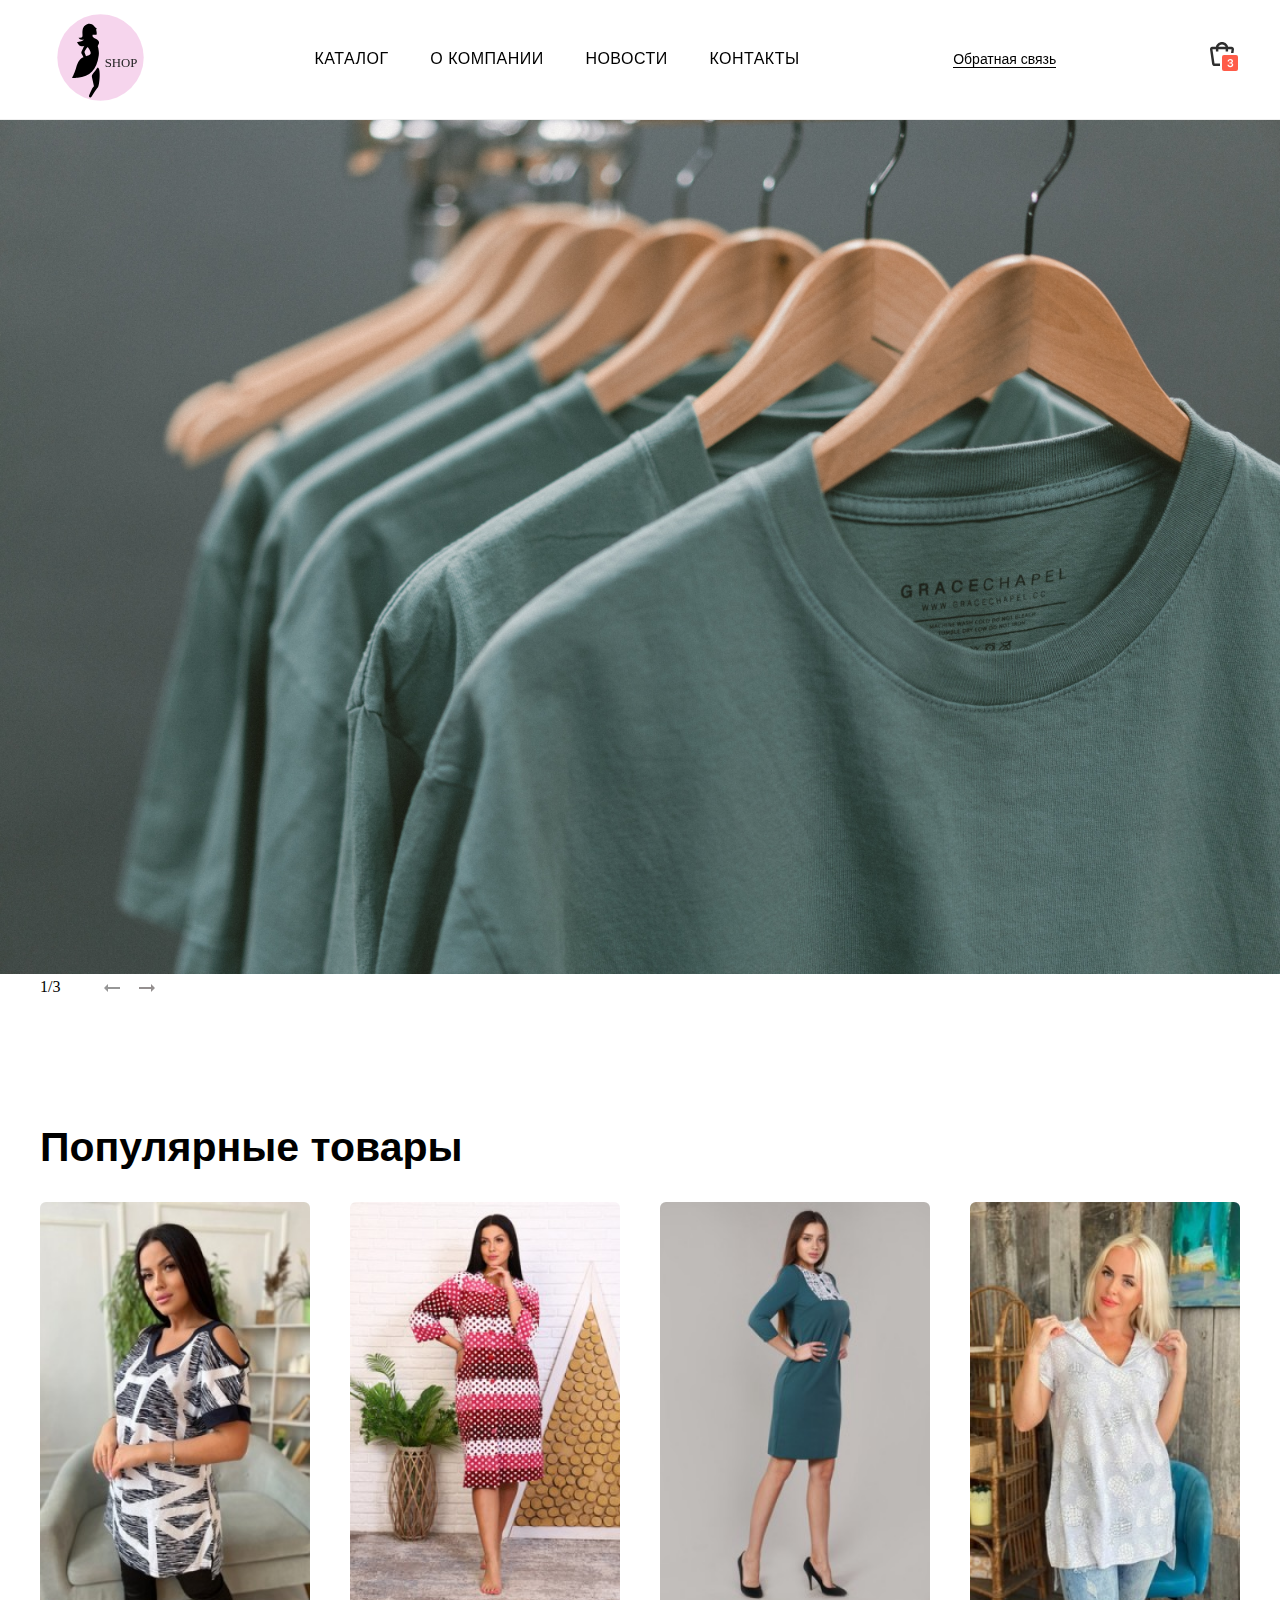
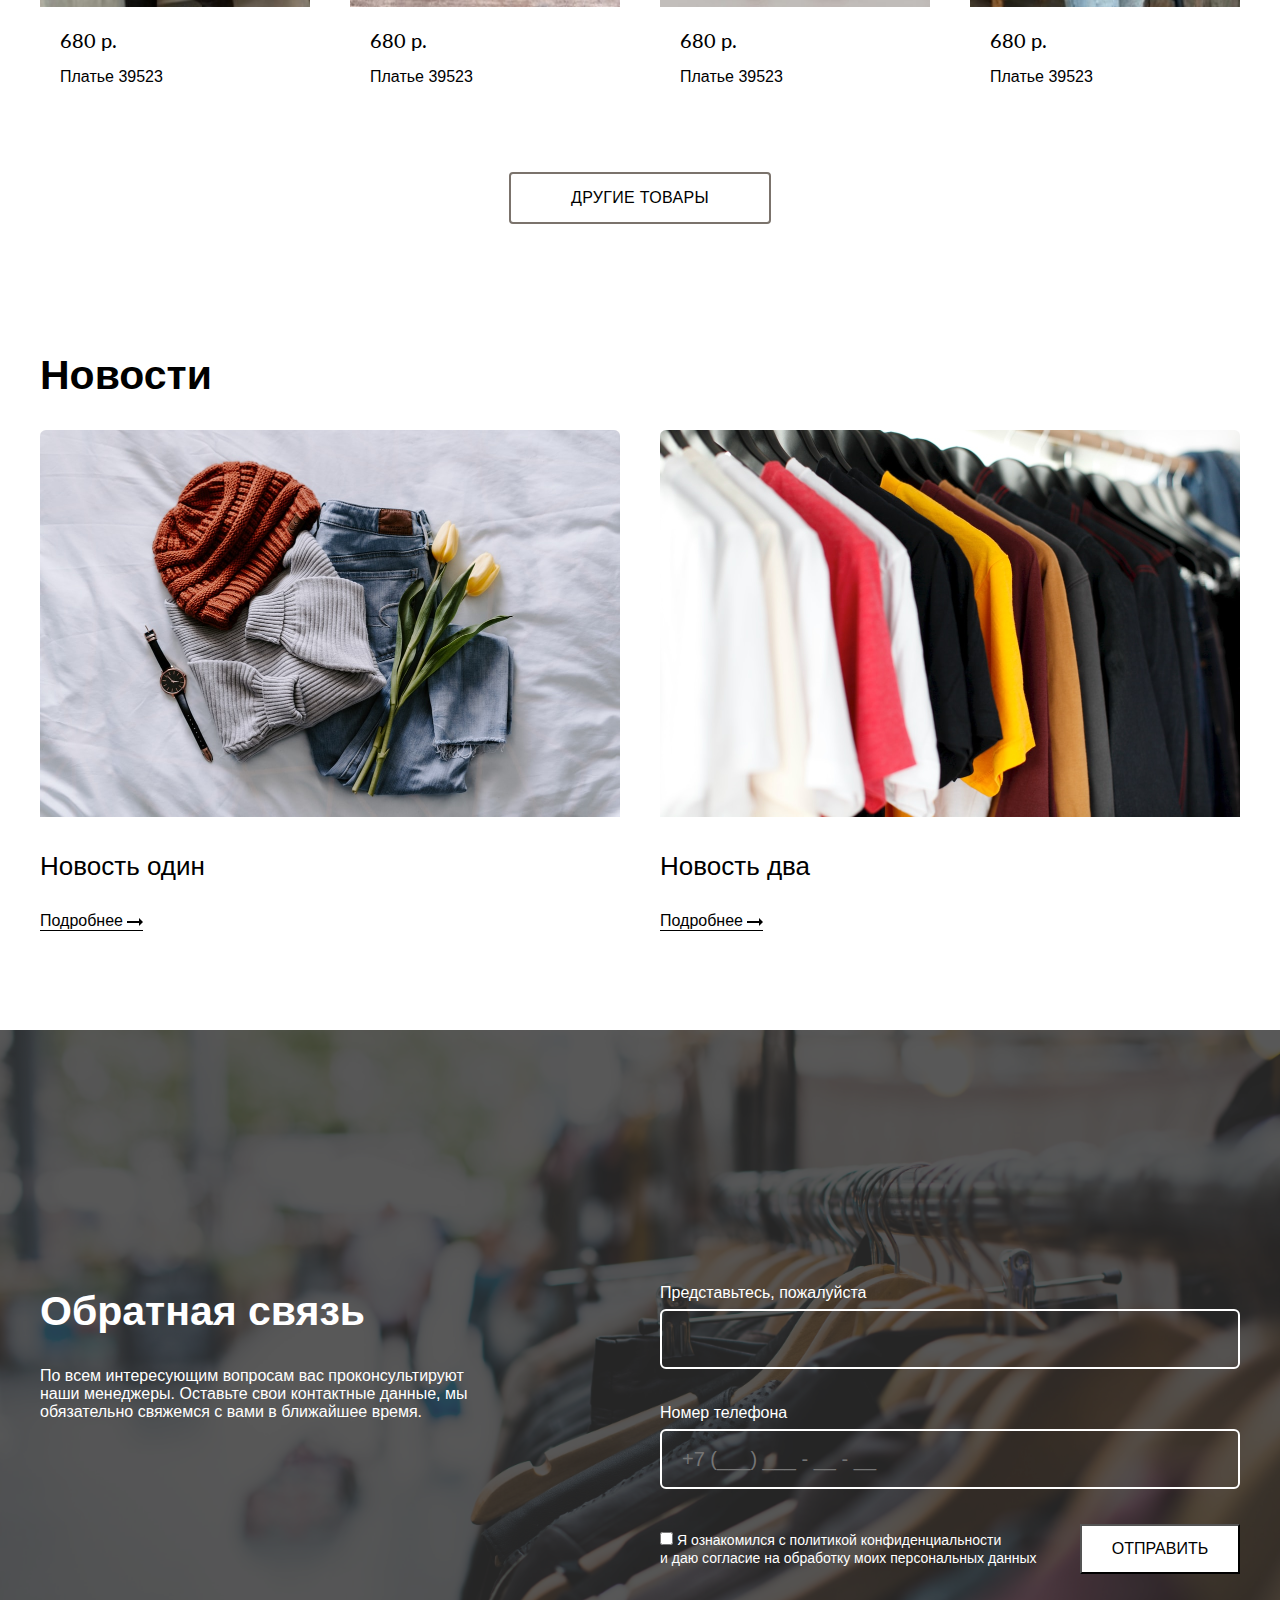
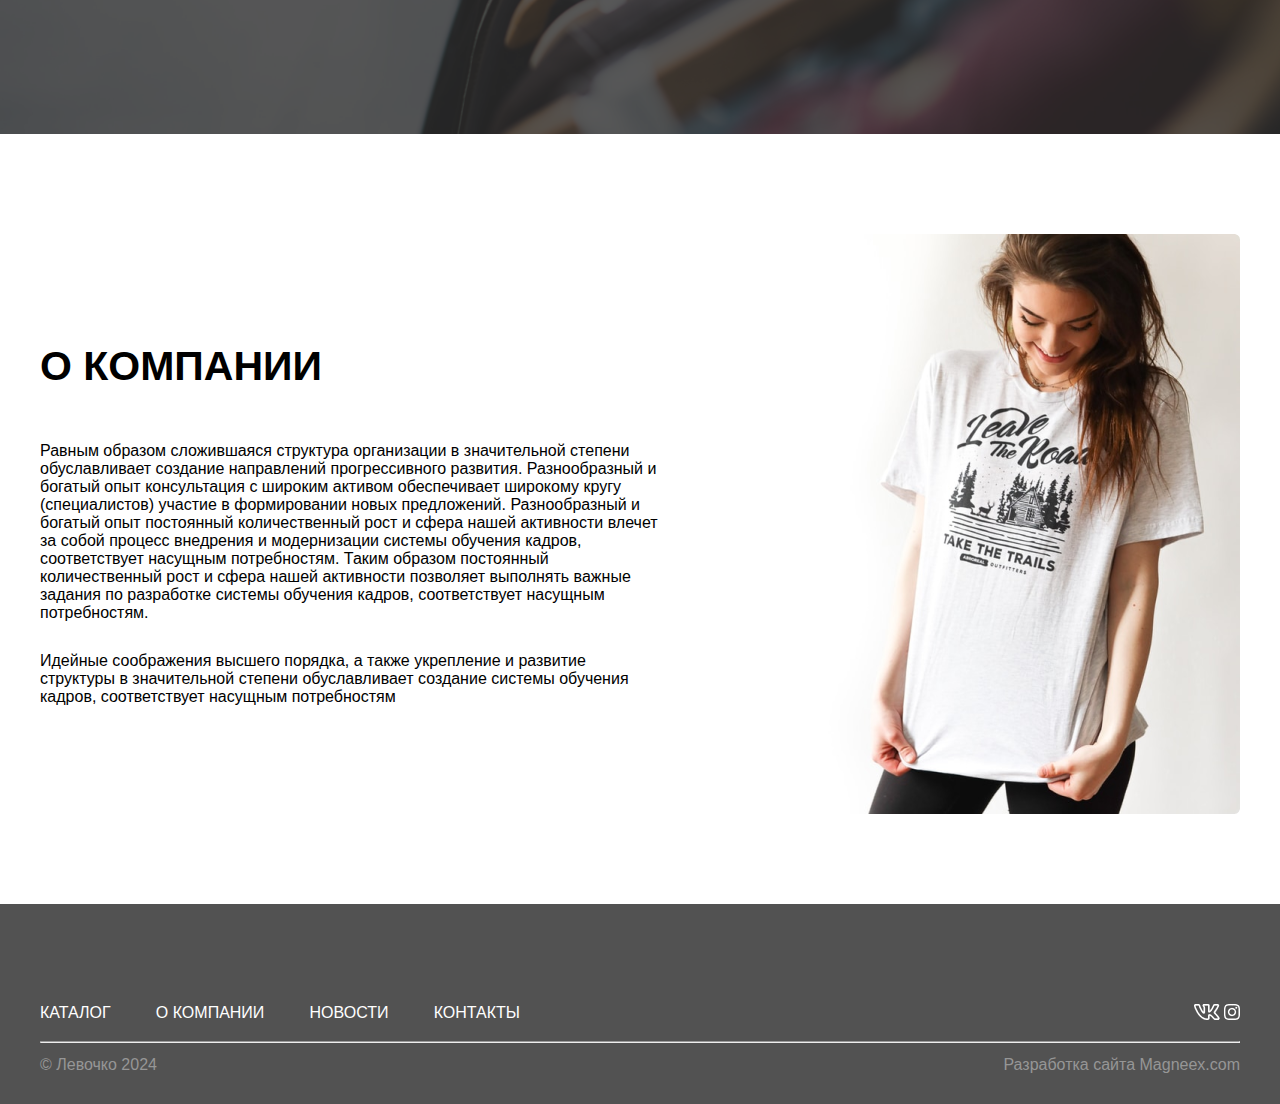
<file: index.html>
<!DOCTYPE html>
<html lang="en">
<head>
    <meta charset="UTF-8">
    <meta name="viewport" content="width=device-width, initial-scale=1.0">
	
	<link rel="preconnect" href="https://fonts.googleapis.com">
	<link rel="preconnect" href="https://fonts.gstatic.com" crossorigin>
	<link href="https://fonts.googleapis.com/css2?family=Lato:ital,wght@0,100;0,300;0,400;0,700;0,900;1,100;1,300;1,400;1,700;1,900&display=swap" rel="stylesheet">

    <title>ИП Левочко</title>
    <link rel='stylesheet' type='text/css' media='screen' href='style.css'>
    <link rel='stylesheet' type='text/css' media='screen' href='style-main.css'>
	
	<link rel="icon" type="image/x-icon" href="img/favicon.svg">
</head>
<body>
	<header>
		<div class="container header">
			<a href="index.html"><img class="logo" src="img/logo.svg" alt="logo" srcset=""></a>
			<nav>
				<a href="catalog.html"><p>Каталог</p></a>
				<a href="#about-company"><p>О компании</p></a>
				<a href="#news"><p>Новости</p></a>
				<a href="contacts.html"><p>Контакты</p></a>
			</nav>
			
			<a href="contacts.html" class="feedback"><p>Обратная связь</p></a>
			<div class="basket">
				<a href="basket.html"><img src="./img/ic__basket.svg" alt="корзина" srcset=""></a>
			</div>
		</div>
	</header>
	<div class="background-cont-nav"></div>
	<main>
		<div class="slider">
			<div class="slider-cont">
				<div class="img" data-num="0"></div>
			</div>
		</div>
		
		<div class="main">
			<div class="container">
				<div class="switches">
					<span class="slider-counter">1/3</span>
					<img src="./img/Vector.svg" onclick="slideImageBack()" class="prev">
					<img src="./img/Vector 2.svg" onclick="slideImage()" class="next">
				</div>
				<section class="top-products">
					<h1 class="name-sect">Популярные товары</h1>
					<div class="showcase">
						<div class="showcase-item">
							<div class="showcase-item-top">
								<div class="showcase-item-img">
									<img src="./img/showcase-item-img1.jfif" alt="Платье 39523" srcset="">
								</div>
							</div>
							<div class="showcase-item-bottom">
								<p class="price-card">680 p.</p>
								<p class="showcase-item-name">Платье 39523</p>
							</div>
						</div>
						<div class="showcase-item">
							<div class="showcase-item-top">
								<div class="showcase-item-img">
									<img src="./img/showcase-item-img2.jfif" alt="Платье 39523" srcset="">
								</div>			
							</div>
							<div class="showcase-item-bottom">
								<p class="price-card">680 p.</p>
								<p class="showcase-item-name">Платье 39523</p>	
							</div>
						</div>
						<div class="showcase-item">
							<div class="showcase-item-top">
								<div class="showcase-item-img">
									<img src="./img/showcase-item-img3.jfif" alt="Платье 39523" srcset="">
								</div>
							</div>
							<div class="showcase-item-bottom">
								<p class="price-card">680 p.</p>
								<p class="showcase-item-name">Платье 39523</p>
							</div>
						</div>
						<div class="showcase-item">
							<div class="showcase-item-top">
								<div class="showcase-item-img">
									<img src="./img/showcase-item-img4.jfif" alt="Платье 39523" srcset="">
								</div>
							</div>
							<div class="showcase-item-bottom">
								<p class="price-card">680 p.</p>
								<p class="showcase-item-name">Платье 39523</p>
							</div>
						</div>
					</div>
					<div class="button-outline-cont">
						<p class="button-outline"><a href="catalog.html">Другие товары</a></p>
						<a name="news"><div></div></a>
					</div>
					
				</section>
				<section class="news">
					<h1 class="name-sect">Новости</h1>
					<div class="news-items">
						<div class="news-item">
							<div class="news-item-top">
								<div class="news-item-img">
									<img src="./img/news-item1.jfif" alt="clothes with flowers" srcset="">
								</div>
							</div>
							<a href="#" class="news-link"><p class="news-item-name">Новость один</p></a>
							<div class="news-item-bottom">
								<a href="#" class="detailed"><p>Подробнее <img src="./img/Vector 2 black.svg" alt="" srcset=""></p></a>
							</div>
						</div>
						<div class="news-item">
							<div class="news-item-top">
								<div class="news-item-img">
									<img src="./img/news-item2.jfif" alt="t-shirts" srcset="">
								</div>			
							</div>
							<a href="#" class="news-link"><p class="news-item-name">Новость два</p></a>
							<div class="news-item-bottom">
								<a href="#" class="detailed"><p>Подробнее <img src="./img/Vector 2 black.svg" alt="" srcset=""></p></a>
							</div>
						</div>
				</section>
				</div>
				<section class="sect-feedback">
					<div class="background-image">
						<div class="background-cont"></div>
					</div>
					<div class="main">
						<div class="container">
							<div class="feedback-content">
								<div class="feedback-sect-name">
									<h1 class="name-sect white">Обратная связь</h1>
									<p class="about-callback white">По всем интересующим вопросам вас проконсультируют наши менеджеры. Оставьте свои контактные данные, мы обязательно свяжемся с вами в ближайшее время.</p>
								</div>
								<div class="feedback-form">
									<div class="feedback-form-elem">
										<label for="name" class="white">Представьтесь, пожалуйста</label>
										<input type="text" name="name" id="name">
										<p class="nameError"></p>
									</div>
									<div class="feedback-form-elem">
										<label for="phone" class="white">Номер телефона</label>
										<input type="text" name="phone" id="phone" placeholder="+7 (___) ___ - __ - __">
										<p class="phoneError"></p>
									</div>
									<div class="feedback-form-elem form-elem-row">
										<div>
											<input type="checkbox" name="rules" id="rules">
											<label for="rules">Я ознакомился с политикой конфиденциальности <br>
											и даю согласие на обработку моих персональных данных</label>
										</div>
										<button class="feedback-send">Отправить</button>
									</div>
								</div>
							</div>
						</div>
					</div>
				</section>
				<div class="anchor"><a name="about-company"></a></div>
				<div class="main">
					<div class="container">
						<section class="about-company">
							<div class="text-about-company">
								<h1 class="name-sect name-about-company">О КОМПАНИИ</h1>
								<article>Равным образом сложившаяся структура организации в значительной степени обуславливает создание направлений прогрессивного развития. Разнообразный и богатый опыт консультация с широким активом обеспечивает широкому кругу (специалистов) участие в формировании новых предложений. Разнообразный и богатый опыт постоянный количественный рост и сфера нашей активности влечет за собой процесс внедрения и модернизации системы обучения кадров, соответствует насущным потребностям. Таким образом постоянный количественный рост и сфера нашей активности позволяет выполнять важные задания по разработке системы обучения кадров, соответствует насущным потребностям.</article> 
								<article>Идейные соображения высшего порядка, а также укрепление и развитие структуры в значительной степени обуславливает создание системы обучения кадров, соответствует насущным потребностям</article>
							</div>
							<img src="img/о-компании.png" alt="фото о компании" srcset="">
						</section>
					</div>

				</div>
				


			</div>
		</div>
		





	</main>
	<footer>
		<div class="footer">
			<div class="footer-content">
				<div class="footer-top">
					<div class="footer-nav">
						<a href="catalog.html"><p>Каталог</p></a>
						<a href="index.html#about-company"><p>О компании</p></a>
						<a href="index.html#news"><p>Новости</p></a>
						<a href="contacts.html"><p>Контакты</p></a>
					</div>
					<div class="socMedia">
						<a href="#"><img src="img/vk.png" alt="вконтакте" srcset=""></a>
						<a href="#"><img src="img/instagram.png" alt="инстаграмм"></a>
					</div>
				</div>
				<hr>
				<div class="footer-bottom">
					 <p>© Левочко 2024</p>
					 <p>Разработка сайта Magneex.com</p>
				</div>
				

			</div>
		</div>
	</footer>



	
	
	
	<script src="validation-feedback.js"></script>
	<script src="script_modals.js"></script>
	<script src="script_slider.js"></script>
  
</body>
</html>
</file>
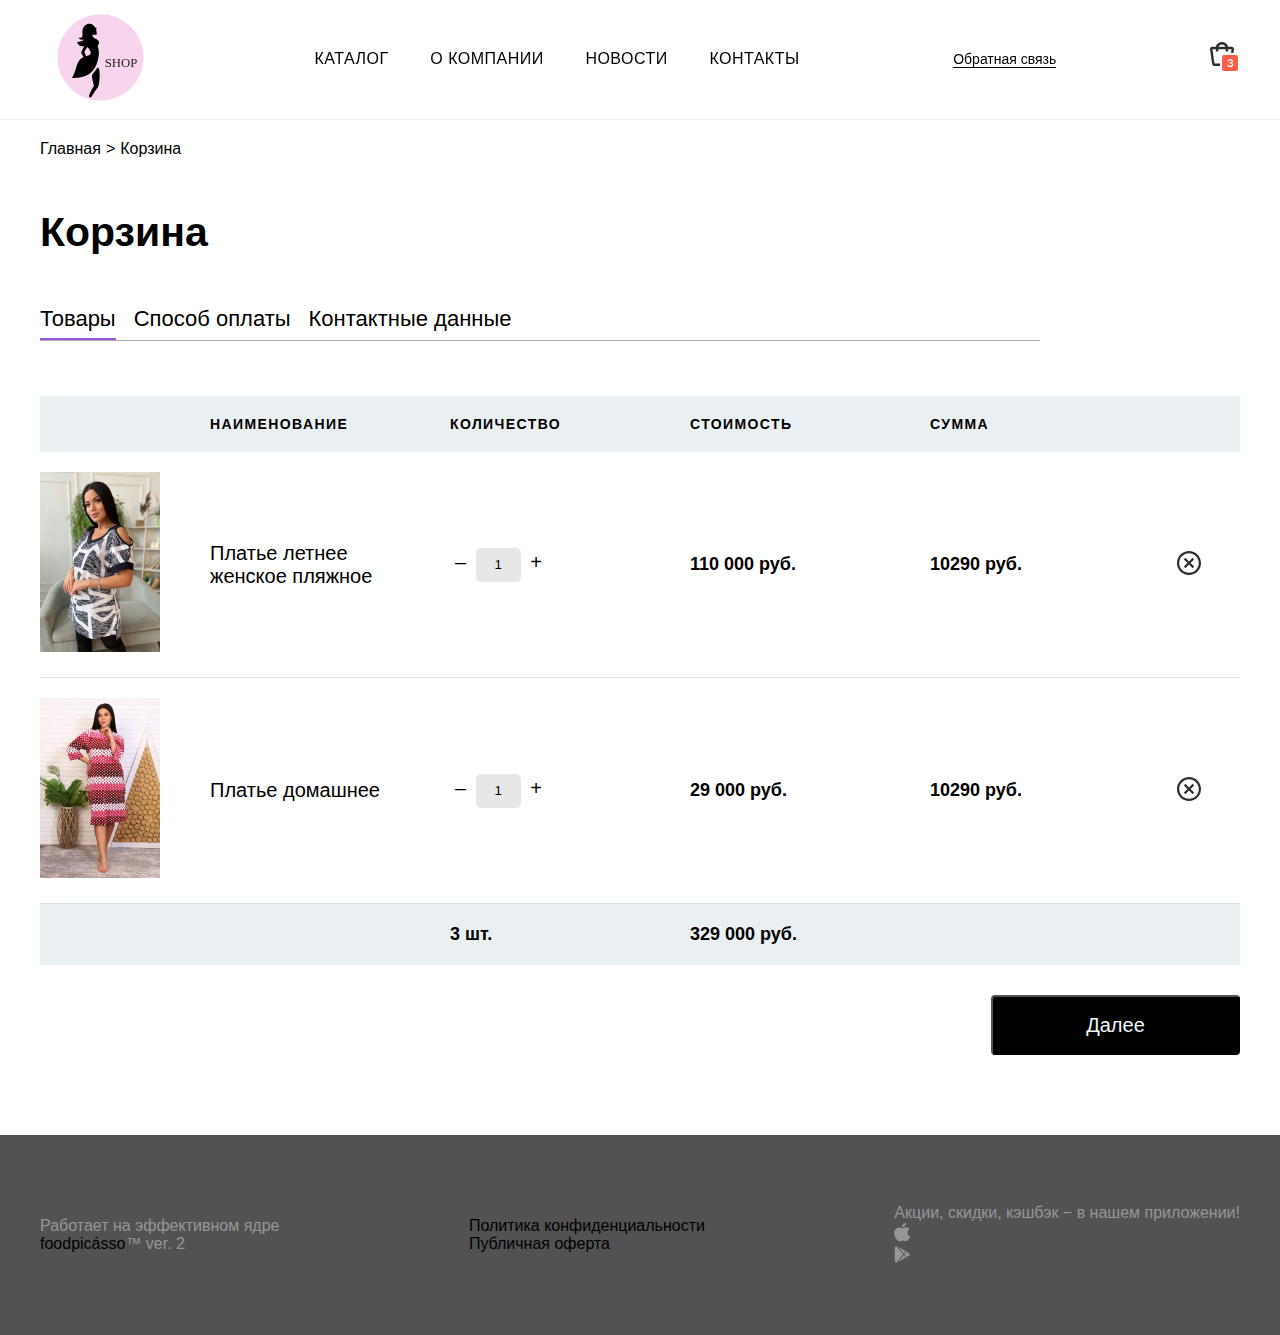
<file: basket.html>
<!DOCTYPE html>
<html lang="en">
<head>
    <meta charset="UTF-8">
    <meta name="viewport" content="width=device-width, initial-scale=1.0">
	
    <title>Корзина</title>
    <link rel='stylesheet' type='text/css' media='screen' href='style-basket.css'>
    <link rel='stylesheet' type='text/css' media='screen' href='style-main.css'>
	<link rel="icon" type="image/x-icon" href="img/favicon.svg">
	
</head>
<body>
	<header>
		<div class="container header">
			<a href="index.html"><img class="logo" src="img/logo.svg" alt="logo" srcset=""></a>
			<nav>
				<a href="catalog.html"><p>Каталог</p></a>
				<a href="index.html#about-company"><p>О компании</p></a>
				<a href="index.html#news"><p>Новости</p></a>
				<a href="contacts.html"><p>Контакты</p></a>
			</nav>
			<a href="contacts.html" class="feedback"><p>Обратная связь</p></a>
			<div class="basket">
				<a href="basket.html"><img src="./img/ic__basket.svg" alt="корзина" srcset=""></a>
			</div>
		</div>
	</header>
	<main>
		<div class="main">
			<div class="container">
				<div class="page">
					<p><a href="index.html">Главная</a></p>
					<p>></p>
					<p><a href="catalog.html">Корзина</a></p>
				</div>
				<h1 class="name-sect">Корзина</h1>
				<div class="main-container">
					<div class="tabs-container">
						<ul class="tabs">
						  <li class="active">
							<a href="basket.html">Товары</a>
						  </li>
						  <li>
							<a href="payment-method.html">Способ оплаты</a>
						  </li>
						  <li>
							<a href="#">Контактные данные</a>
						  </li>
						</ul>
						</div>
					</div>

					<div class="cart-header">
                        <p class="cart-info-name">наименование</p>
                        <p class="cart-info-quantity">количество</p>
                        <p class="cart-info-cost">стоимость</p>
                        <p class="cart-info-sum">сумма</p>
                    </div>

                    <div class="product">
                        <div class="product-img"><img src="./img/showcase-item-img1.jfif" alt="Apple MacBook Air 13"></div>
                        <h1 class="product-name">Платье летнее женское пляжное</h1>
                        <div class="product-count">
                            <div class="product-quantity">
								<button class="minus-quantity">–</button>
								<input type="number" name="quantity" id="quantity" value="1">
								<button class="plus-quantity">+</button>
							</div>
                        </div>
                        <p class="product-price">110 000 руб.</p>
						<p class="product-sum">10290 руб.</p>
                        <div class="product-controls">
                            <button type="button">
                                <img src="./img/cart-delete-button.svg" alt="Delete">
                            </button>
                        </div>
                    </div>

                    <div class="product">
                        <div class="product-img"><img src="./img/showcase-item-img2.jfif" alt="Apple watch"></div>
                        <h1 class="product-name">Платье домашнее</h1>
                        <div class="product-quantity">
							<button class="minus-quantity">–</button>
							<input type="number" name="quantity" id="quantity" value="1">
							<button class="plus-quantity">+</button>
						</div>
                        <p class="product-price">29 000 руб.</p>
						<p class="product-sum">10290 руб.</p>
                        <div class="product-controls">
                            <button type="button">
                                <img src="./img/cart-delete-button.svg" alt="Delete">
                            </button>
                        </div>
                    </div>
					<div class="cart-footer">
                        <p class="cart-footer-count">3 шт.</p>
                        <p class="cart-footer-price">329 000 руб.</p>
                    </div>
					<div class="button-outline">
						<button class="next" type="button">Далее</button>
					</div>
				</div>
			</div>
		</div>


	</main>
	<footer>
		<div class="footer">
			<div class="footer-about">
				<p>Работает на эффективном ядре<br><a href="#">foodpicásso</a>&trade; ver. 2</p>
			</div>
			<div class="docs">
				<p><a href="#" class="doc">Политика конфиденциальности</a></p>
				<p><a href="#" class="doc">Публичная оферта</a></p>
			</div>
			
			<div class="app">
				<p>Акции, скидки, кэшбэк − в нашем приложении!</p>
				<div class="download-app">
					<div class="button">
						<a href="https://apps.apple.com/us/app/%D0%BF%D0%B0%D0%BF%D0%B0-sous-%D0%B0%D0%B1%D0%B0%D0%BA%D0%B0%D0%BD/id1625872910">
							<img alt="apple store" src="data:image/svg+xml,%3Csvg%20width%3D%2217%22%20height%3D%2220%22%20viewBox%3D%220%200%2017%2020%22%20fill%3D%22none%22%20xmlns%3D%22http%3A%2F%2Fwww.w3.org%2F2000%2Fsvg%22%3E%0A%20%20%20%20%3Cpath%20d%3D%22M11.9745%200.873047C12.1094%201.95549%2011.6624%203.04475%2010.9888%203.83202C10.3149%204.61774%209.20391%205.23175%208.11034%205.1582C7.95112%204.09853%208.4933%202.9891%209.11784%202.29253C9.81257%201.50759%2010.9953%200.916305%2011.9745%200.873047ZM15.5677%207.15706C15.4142%207.24647%2013.4572%208.3868%2013.501%2010.6845C13.5531%2013.4815%2016.1204%2014.3974%2016.149%2014.4068C16.1481%2014.4098%2016.1464%2014.4154%2016.1438%2014.4231C16.0918%2014.5875%2015.7099%2015.7964%2014.8247%2017.0463C14.0226%2018.177%2013.1897%2019.3041%2011.8641%2019.3355C11.2255%2019.351%2010.7972%2019.1788%2010.3522%2019C9.88698%2018.8128%209.40299%2018.6183%208.64069%2018.6234C7.84292%2018.6285%207.34069%2018.8353%206.8567%2019.0346C6.43683%2019.2076%206.03055%2019.3747%205.45677%2019.3999C4.17645%2019.4539%203.18829%2018.196%202.36103%2017.0805C0.66615%2014.7961%20-0.649567%2010.6147%201.04202%207.77467C1.88135%206.36456%203.39768%205.465%205.05227%205.43247C5.76507%205.41457%206.45845%205.67021%207.06525%205.89398C7.5282%206.06471%207.94073%206.21688%208.27302%206.21476C8.57236%206.21279%208.97214%206.06013%209.43822%205.88213C10.1709%205.60238%2011.0672%205.25995%2011.9949%205.34233C12.6305%205.36366%2014.4165%205.57002%2015.5741%207.1533C15.5726%207.15428%2015.5704%207.15551%2015.5677%207.15706Z%22%20fill%3D%22%23969696%22%2F%3E%0A%3C%2Fsvg%3E%0A">
						</a>
					</div>
					<div class="button">
						<a href="https://play.google.com/store/apps/details?id=com.foodpicasso.papasous">
							<img alt="play google" src="data:image/svg+xml,%3Csvg%20width%3D%2216%22%20height%3D%2217%22%20viewBox%3D%220%200%2016%2017%22%20fill%3D%22none%22%20xmlns%3D%22http%3A%2F%2Fwww.w3.org%2F2000%2Fsvg%22%3E%0A%20%20%20%20%3Cpath%20fill-rule%3D%22evenodd%22%20clip-rule%3D%22evenodd%22%20d%3D%22M9.23264%208.35829L2.46512%2016.6584C1.45147%2016.6454%200.770511%2015.8143%200.769561%2014.5814L0.777215%202.20768C0.77807%200.963278%201.46881%200.12847%202.49677%200.128971C2.50791%200.1291%202.51934%200.131779%202.53053%200.134455C2.54076%200.136881%202.55124%200.139309%202.56134%200.139744L9.23264%208.35829ZM12.6027%205.62314L14.4508%206.69283C15.2047%207.12903%2015.6168%207.73475%2015.6165%208.40112C15.6162%209.06756%2015.202%209.67623%2014.4479%2010.1106L12.6416%2011.1524L10.3729%208.3581L12.6027%205.62314ZM11.8258%205.17712L4.22061%200.777945L9.8039%207.65682L11.8258%205.17712ZM4.06262%2016.0994L9.80243%209.0579L11.8654%2011.5994L4.06262%2016.0994Z%22%20fill%3D%22%23969696%22%2F%3E%0A%3C%2Fsvg%3E">
						</a>
					</div>
					
				</div>
				
			</div>
		</div>
	</footer>



	<script> //функция для изменения количества товаров
		let plus = document.querySelectorAll(".plus-quantity");
		let minus = document.querySelectorAll(".minus-quantity");
		let quantity = document.querySelectorAll("#quantity");
		
		for (let i = 0; i <= plus.length; i++) {
			for (let j = 0; j <= quantity.length; j++) {
				plus[i].addEventListener("click", function() {
					if (i == j) {
						quantity[j].value++;
					}
				});
			}
		}
		
		
	</script>
	<script>
		for (let i = 0; i <= minus.length; i++) {
			for (let j = 0; j <= quantity.length; j++) {
				minus[i].addEventListener("click", function() {
					if (i == j && quantity[j].value > 1) {
						quantity[j].value--;
					}
				});
			}
		}
	</script>
	<script>
		let next = document.querySelector(".next");
		next.addEventListener("click", function() {window.location.href = `payment-method.html`;})
	</script>
	<script>
		quantity.forEach(element => {
			if (element < 0) {
				element.value = 0;
			}
		});
		
	</script>
</body>
</html>
</file>
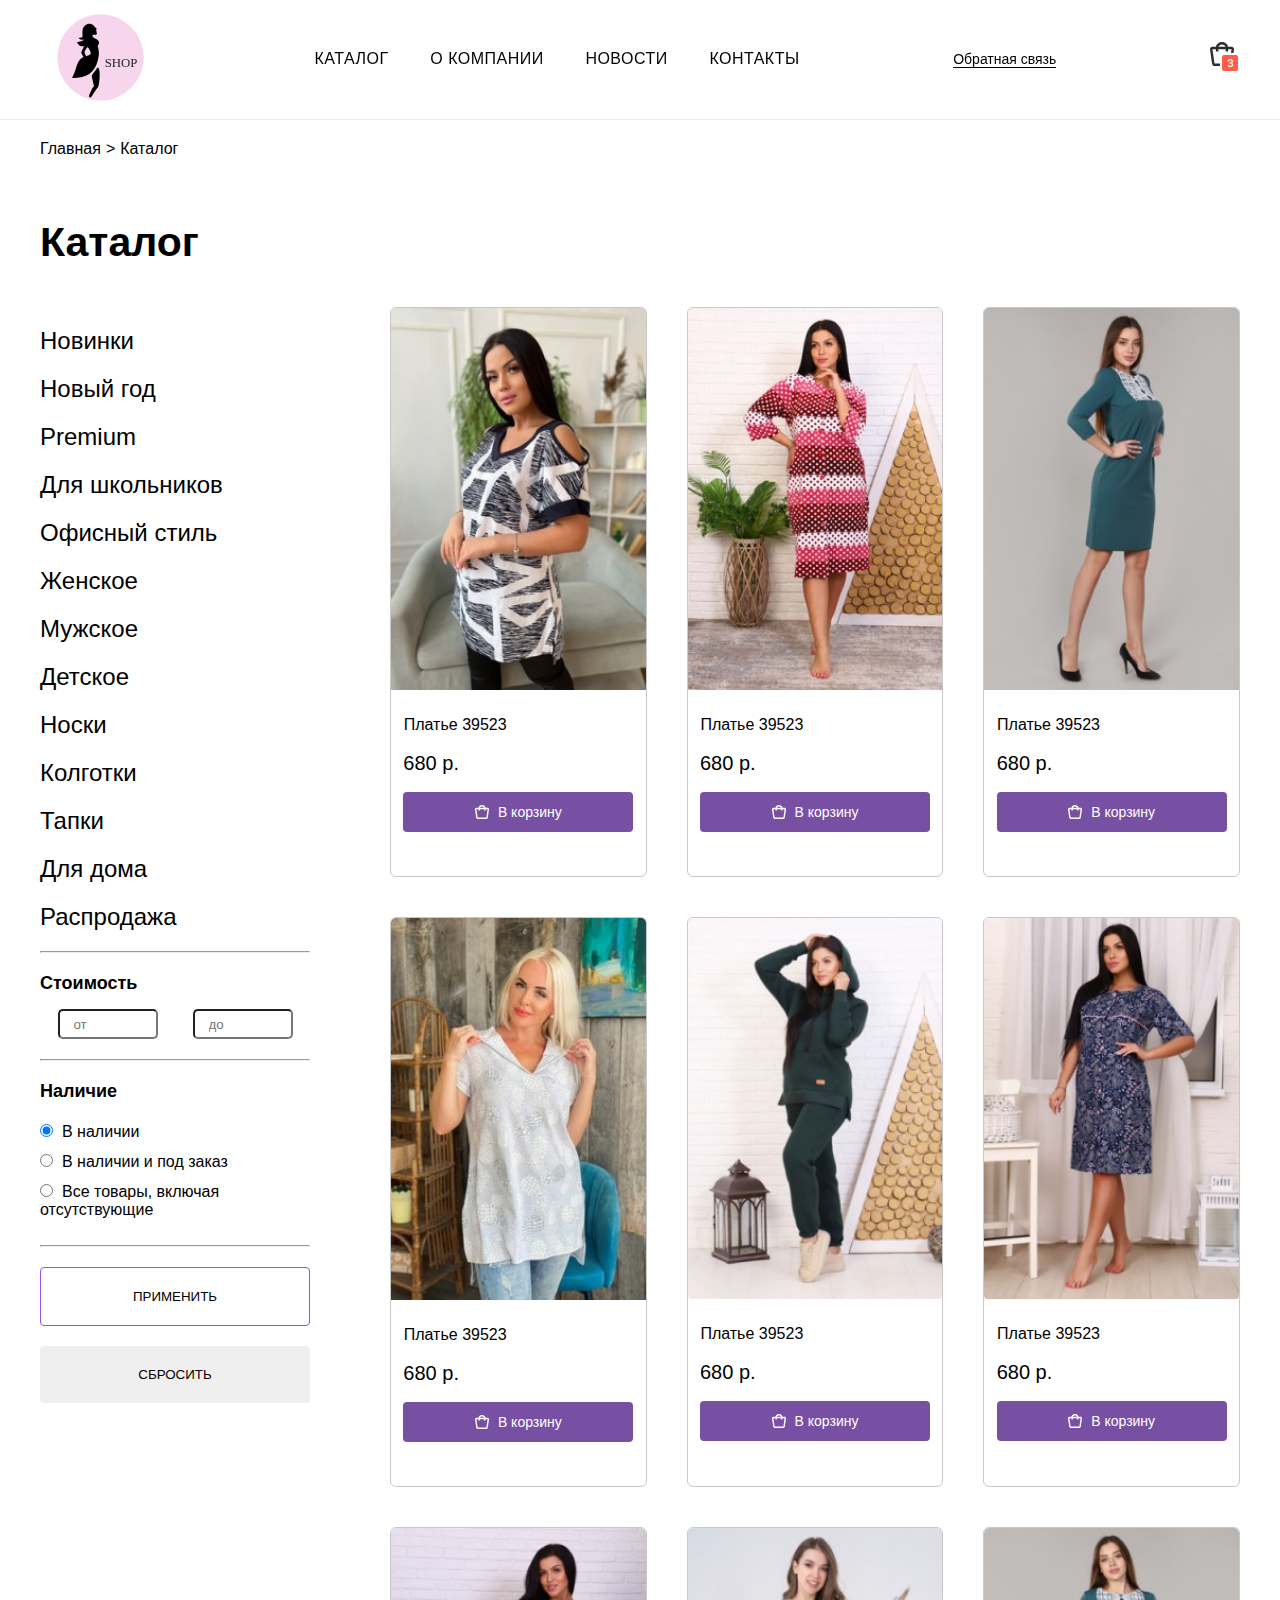
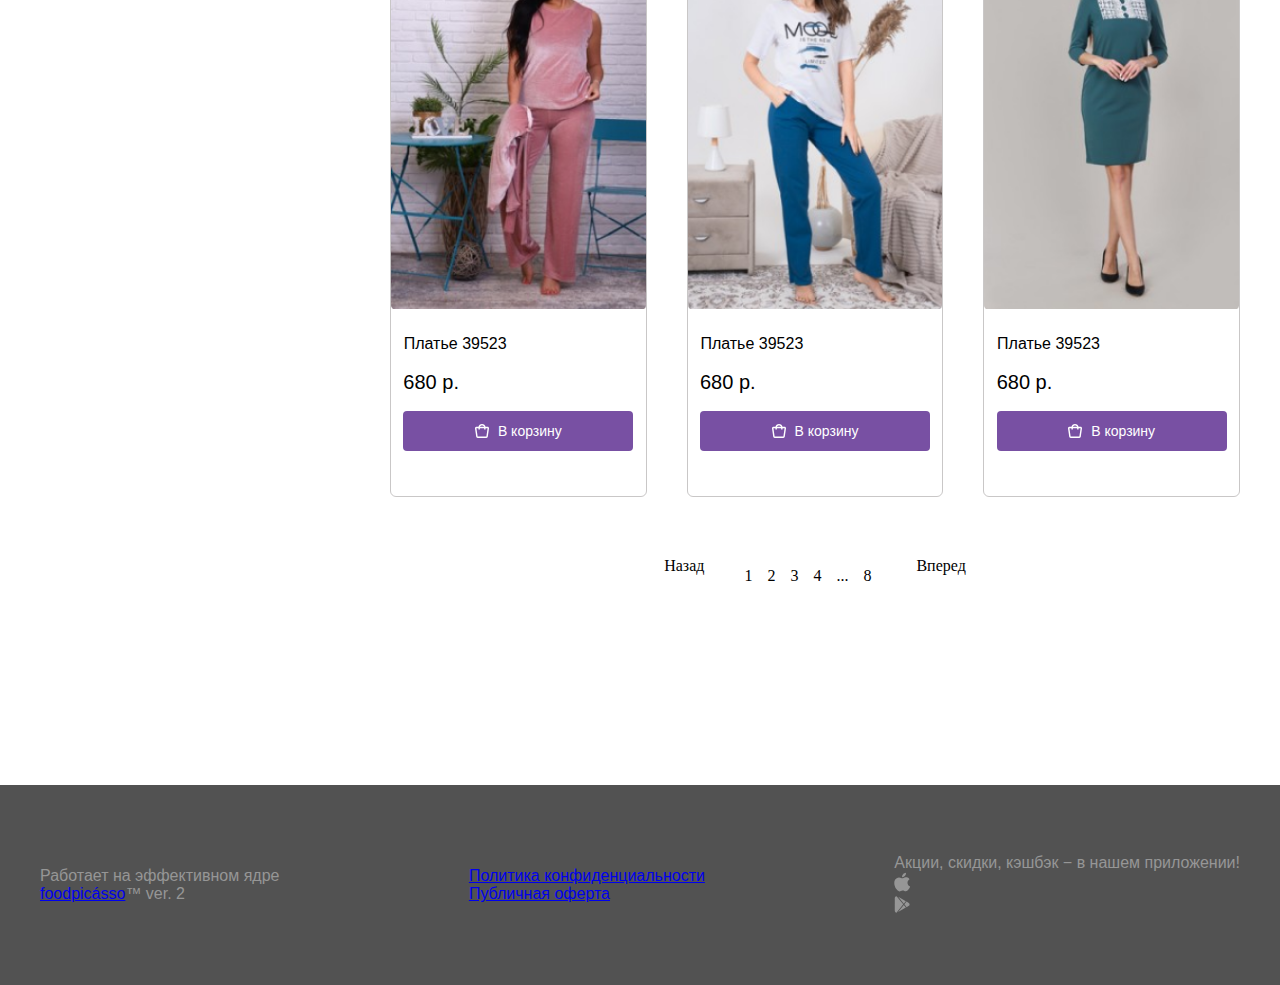
<file: catalog.html>
<!DOCTYPE html>
<html lang="en">
<head>
    <meta charset="UTF-8">
    <meta name="viewport" content="width=device-width, initial-scale=1.0">
	
    <title>Каталог</title>
    <link rel='stylesheet' type='text/css' media='screen' href='style-catalog.css'>
    <link rel='stylesheet' type='text/css' media='screen' href='style-main.css'>

	<link rel="icon" type="image/x-icon" href="img/favicon.svg">
</head>
<body>
	<header>
		<div class="container header">
			<a href="index.html"><img class="logo" src="img/logo.svg" alt="logo" srcset=""></a>
			<nav>
				<a href="catalog.html"><p>Каталог</p></a>
				<a href="index.html#about-company"><p>О компании</p></a>
				<a href="index.html#news"><p>Новости</p></a>
				<a href="contacts.html"><p>Контакты</p></a>
			</nav>
			<a href="contacts.html" class="feedback"><p>Обратная связь</p></a>
			<div class="basket">
				<a href="basket.html"><img src="./img/ic__basket.svg" alt="корзина" srcset=""></a>
			</div>
		</div>
	</header>
	<main>
		<div class="main">
			<div class="container">
				<div class="page">
					<p><a href="index.html">Главная</a></p>
					<p>></p>
					<p><a href="catalog.html">Каталог</a></p>
				</div>
				<h1 class="name-sect">Каталог</h1>
				<div class="main-container">
					<div class="aside">
						<div class="filter">
							<p class="filt-new">Новинки</p>
							<p class="filt-newYear">Новый год</p>
							<p class="filt-premium">Premium</p>
							<p class="filt-school">Для школьников</p>
							<p class="filt-office">Офисный стиль</p>
							<p class="filt-women">Женское</p>
							<p class="filt-men">Мужское</p>
							<p class="filt-child">Детское</p>
							<p class="filt-socks">Носки</p>
							<p class="filt-tights">Колготки</p>
							<p class="filt-slippers">Тапки</p>
							<p class="filt-home">Для дома</p>
							<p class="filt-sales">Распродажа</p>
						</div>
						<hr>
						<div class="price">
							<h2 class="name-filter">Стоимость</h2>
							<div class="price-inputs">
								<input type="text" name="from" id="from" placeholder="от">
								<input type="text" name="to" id="to" placeholder="до">
							</div>
						</div>
						<hr>
						<div class="stock">
							<h2 class="name-filter">Наличие</h2>
							<div class="filter-radio">
								<input type="radio" checked name="stock" id="inStock">
								<label for="inStock">В наличии</label>
							</div>
							<div class="filter-radio">
								<input type="radio" name="stock" id="stock-and-order">
								<label for="stock-and-order">В наличии и под заказ</label>
							</div>
							<div class="filter-radio">
								<input type="radio" name="stock" id="all">
								<label for="all">Все товары, включая отсутствующие</label>
							</div>
						</div>
						<hr>
						<div class="buttons">
							<button class="use-filters">применить</button>
							<button class="reset-filters">Сбросить</button>
						</div>
					</div>
					<section class="catalog">
						<div class="showcase">
							<div class="showcase-item">
								<div class="showcase-item-top">
									<div class="showcase-item-img">
										<img src="./img/showcase-item-img1.jfif" alt="Платье 39523" srcset="">
									</div>
								</div>
								<p class="showcase-item-name">Платье 39523</p>
								<div class="showcase-item-bottom">
									<p class="price-card">680 p.</p>
									<button type="button" class="in-basket"><img class="in-basket-icon" src="./img/icon.svg" alt="" srcset="">В корзину</button>
								</div>
							</div>
							<div class="showcase-item">
								<div class="showcase-item-top">
									<div class="showcase-item-img">
										<img src="./img/showcase-item-img2.jfif" alt="Платье 39523" srcset="">
									</div>			
								</div>
								<p class="showcase-item-name">Платье 39523</p>	
								<div class="showcase-item-bottom">
									<p class="price-card">680 p.</p>
									<button type="button" class="in-basket"><img class="in-basket-icon" src="./img/icon.svg" alt="" srcset="">В корзину</button>
								</div>
							</div>
							<div class="showcase-item">
								<div class="showcase-item-top">
									<div class="showcase-item-img">
										<img src="./img/showcase-item-img3.jfif" alt="Платье 39523" srcset="">
									</div>
								</div>
								<p class="showcase-item-name">Платье 39523</p>
								<div class="showcase-item-bottom">
									<p class="price-card">680 p.</p>
									<button type="button" class="in-basket"><img class="in-basket-icon" src="./img/icon.svg" alt="" srcset="">В корзину</button>
								</div>
							</div>
							<div class="showcase-item">
								<div class="showcase-item-top">
									<div class="showcase-item-img">
										<img src="./img/showcase-item-img4.jfif" alt="Платье 39523" srcset="">
									</div>
								</div>
								<p class="showcase-item-name">Платье 39523</p>
								<div class="showcase-item-bottom">
									<p class="price-card">680 p.</p>
									<button type="button" class="in-basket"><img class="in-basket-icon" src="./img/icon.svg" alt="" srcset="">В корзину</button>
								</div>
							</div>
							<div class="showcase-item">
								<div class="showcase-item-top">
									<div class="showcase-item-img">
										<img src="./img/showcase-item-img5.png" alt="Платье 39523" srcset="">
									</div>
								</div>
								<p class="showcase-item-name">Платье 39523</p>
								<div class="showcase-item-bottom">
									<p class="price-card">680 p.</p>
									<button type="button" class="in-basket"><img class="in-basket-icon" src="./img/icon.svg" alt="" srcset="">В корзину</button>
								</div>
							</div>
							<div class="showcase-item">
								<div class="showcase-item-top">
									<div class="showcase-item-img">
										<img src="./img/showcase-item-img6.png" alt="Платье 39523" srcset="">
									</div>
								</div>
								<p class="showcase-item-name">Платье 39523</p>
								<div class="showcase-item-bottom">
									<p class="price-card">680 p.</p>
									<button type="button" class="in-basket"><img class="in-basket-icon" src="./img/icon.svg" alt="" srcset="">В корзину</button>
								</div>
							</div>
							<div class="showcase-item">
								<div class="showcase-item-top">
									<div class="showcase-item-img">
										<img src="./img/showcase-item-img7.png" alt="Платье 39523" srcset="">
									</div>
								</div>
								<p class="showcase-item-name">Платье 39523</p>
								<div class="showcase-item-bottom">
									<p class="price-card">680 p.</p>
									<button type="button" class="in-basket"><img class="in-basket-icon" src="./img/icon.svg" alt="" srcset="">В корзину</button>
								</div>
							</div>
							<div class="showcase-item">
								<div class="showcase-item-top">
									<div class="showcase-item-img">
										<img src="./img/showcase-item-img8.png" alt="Платье 39523" srcset="">
									</div>
								</div>
								<p class="showcase-item-name">Платье 39523</p>
								<div class="showcase-item-bottom">
									<p class="price-card">680 p.</p>
									<button type="button" class="in-basket"><img class="in-basket-icon" src="./img/icon.svg" alt="" srcset="">В корзину</button>
								</div>
							</div>

							<div class="showcase-item">
								<div class="showcase-item-top">
									<div class="showcase-item-img">
										<img src="./img/showcase-item-img9.png" alt="Платье 39523" srcset="">
									</div>
								</div>
								<p class="showcase-item-name">Платье 39523</p>
								<div class="showcase-item-bottom">
									<p class="price-card">680 p.</p>
									<button type="button" class="in-basket"><img class="in-basket-icon" src="./img/icon.svg" alt="" srcset="">В корзину</button>
								</div>
							</div>
						</div>
						<div class="pagination">
							<p class="page-up">Назад</p>
							<p class="page">1</p>
							<p class="page">2</p>
							<p class="page">3</p>
							<p class="page">4</p>
							<p class="page">...</p>
							<p class="page">8</p>
							<p class="page-down">Вперед</p>
						</div>
					</section>
				</div>
			</div>
		</div>

		
		
	</main>
	<footer>
		<div class="footer">
			<div class="footer-about">
				<p>Работает на эффективном ядре<br><a href="#">foodpicásso</a>&trade; ver. 2</p>
			</div>
			<div class="docs">
				<p><a href="#" class="doc">Политика конфиденциальности</a></p>
				<p><a href="#" class="doc">Публичная оферта</a></p>
			</div>
			
			<div class="app">
				<p>Акции, скидки, кэшбэк − в нашем приложении!</p>
				<div class="download-app">
					<div class="button">
						<a href="https://apps.apple.com/us/app/%D0%BF%D0%B0%D0%BF%D0%B0-sous-%D0%B0%D0%B1%D0%B0%D0%BA%D0%B0%D0%BD/id1625872910">
							<img alt="apple store" src="data:image/svg+xml,%3Csvg%20width%3D%2217%22%20height%3D%2220%22%20viewBox%3D%220%200%2017%2020%22%20fill%3D%22none%22%20xmlns%3D%22http%3A%2F%2Fwww.w3.org%2F2000%2Fsvg%22%3E%0A%20%20%20%20%3Cpath%20d%3D%22M11.9745%200.873047C12.1094%201.95549%2011.6624%203.04475%2010.9888%203.83202C10.3149%204.61774%209.20391%205.23175%208.11034%205.1582C7.95112%204.09853%208.4933%202.9891%209.11784%202.29253C9.81257%201.50759%2010.9953%200.916305%2011.9745%200.873047ZM15.5677%207.15706C15.4142%207.24647%2013.4572%208.3868%2013.501%2010.6845C13.5531%2013.4815%2016.1204%2014.3974%2016.149%2014.4068C16.1481%2014.4098%2016.1464%2014.4154%2016.1438%2014.4231C16.0918%2014.5875%2015.7099%2015.7964%2014.8247%2017.0463C14.0226%2018.177%2013.1897%2019.3041%2011.8641%2019.3355C11.2255%2019.351%2010.7972%2019.1788%2010.3522%2019C9.88698%2018.8128%209.40299%2018.6183%208.64069%2018.6234C7.84292%2018.6285%207.34069%2018.8353%206.8567%2019.0346C6.43683%2019.2076%206.03055%2019.3747%205.45677%2019.3999C4.17645%2019.4539%203.18829%2018.196%202.36103%2017.0805C0.66615%2014.7961%20-0.649567%2010.6147%201.04202%207.77467C1.88135%206.36456%203.39768%205.465%205.05227%205.43247C5.76507%205.41457%206.45845%205.67021%207.06525%205.89398C7.5282%206.06471%207.94073%206.21688%208.27302%206.21476C8.57236%206.21279%208.97214%206.06013%209.43822%205.88213C10.1709%205.60238%2011.0672%205.25995%2011.9949%205.34233C12.6305%205.36366%2014.4165%205.57002%2015.5741%207.1533C15.5726%207.15428%2015.5704%207.15551%2015.5677%207.15706Z%22%20fill%3D%22%23969696%22%2F%3E%0A%3C%2Fsvg%3E%0A">
						</a>
					</div>
					<div class="button">
						<a href="https://play.google.com/store/apps/details?id=com.foodpicasso.papasous">
							<img alt="play google" src="data:image/svg+xml,%3Csvg%20width%3D%2216%22%20height%3D%2217%22%20viewBox%3D%220%200%2016%2017%22%20fill%3D%22none%22%20xmlns%3D%22http%3A%2F%2Fwww.w3.org%2F2000%2Fsvg%22%3E%0A%20%20%20%20%3Cpath%20fill-rule%3D%22evenodd%22%20clip-rule%3D%22evenodd%22%20d%3D%22M9.23264%208.35829L2.46512%2016.6584C1.45147%2016.6454%200.770511%2015.8143%200.769561%2014.5814L0.777215%202.20768C0.77807%200.963278%201.46881%200.12847%202.49677%200.128971C2.50791%200.1291%202.51934%200.131779%202.53053%200.134455C2.54076%200.136881%202.55124%200.139309%202.56134%200.139744L9.23264%208.35829ZM12.6027%205.62314L14.4508%206.69283C15.2047%207.12903%2015.6168%207.73475%2015.6165%208.40112C15.6162%209.06756%2015.202%209.67623%2014.4479%2010.1106L12.6416%2011.1524L10.3729%208.3581L12.6027%205.62314ZM11.8258%205.17712L4.22061%200.777945L9.8039%207.65682L11.8258%205.17712ZM4.06262%2016.0994L9.80243%209.0579L11.8654%2011.5994L4.06262%2016.0994Z%22%20fill%3D%22%23969696%22%2F%3E%0A%3C%2Fsvg%3E">
						</a>
					</div>
					
				</div>
				
			</div>
		</div>
	</footer>



	
	
	

	<script>
		let btnCart = document.querySelectorAll(".in-basket");
		btnCart.forEach(element => {
			element.addEventListener("click", function () {
				window.location.href = `good-card.html`;
			});
		}); 
	</script>
</body>
</html>
</file>
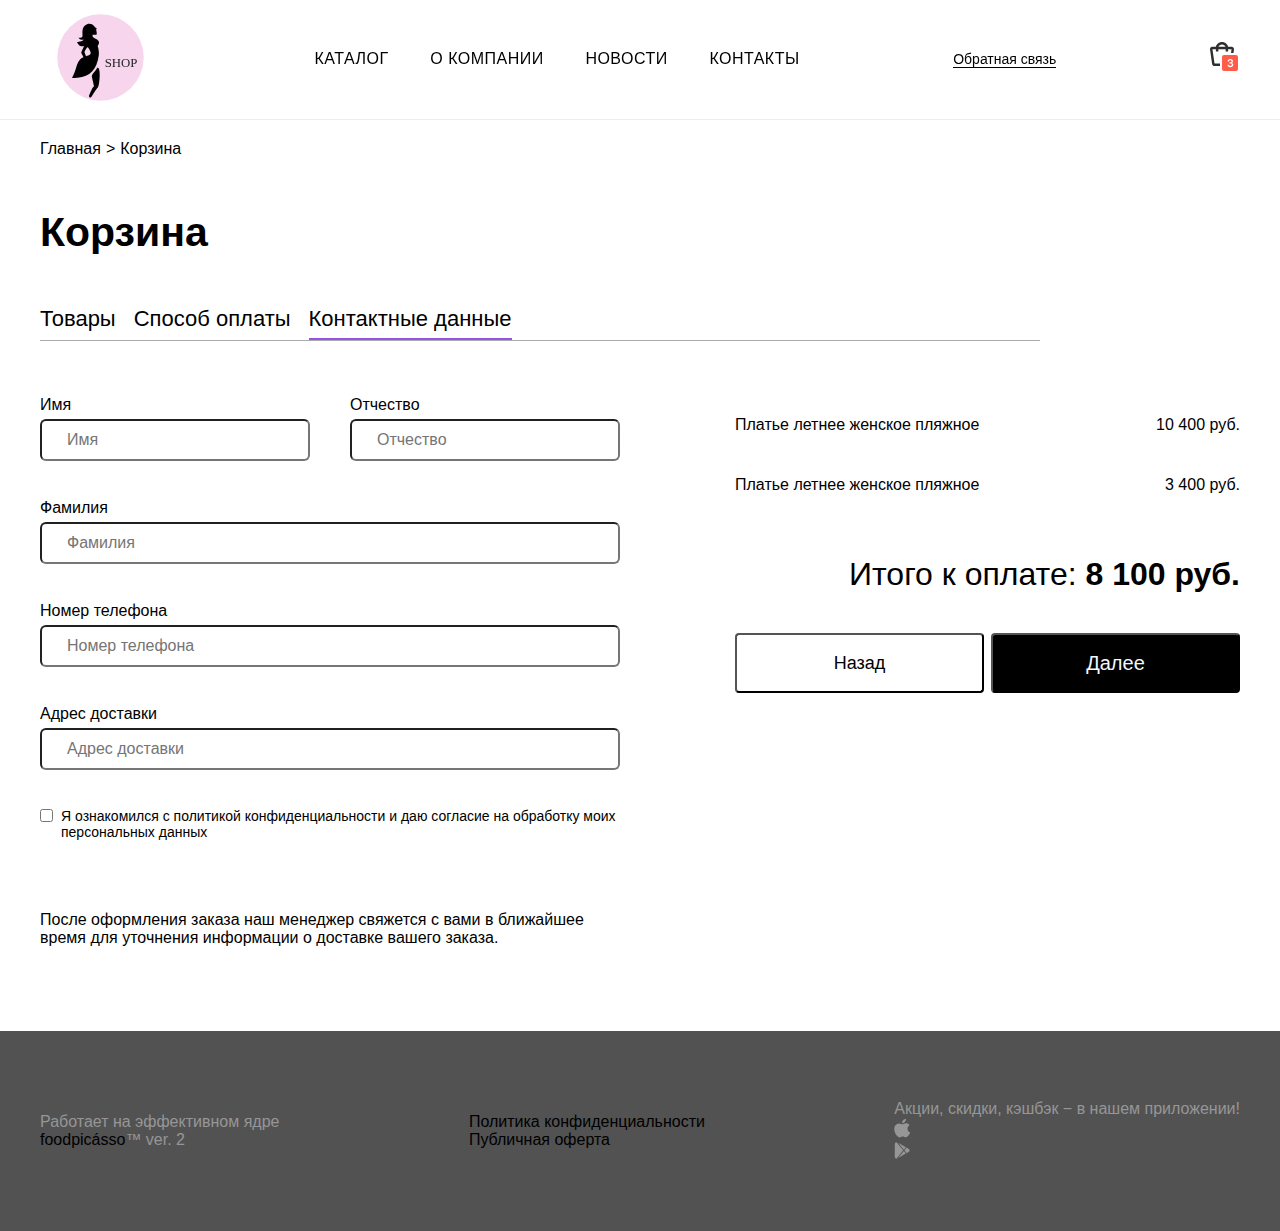
<file: contact-info.html>
<!DOCTYPE html>
<html lang="en">
<head>
    <meta charset="UTF-8">
    <meta name="viewport" content="width=device-width, initial-scale=1.0">
	
    <title>Контактные данные</title>
    <link rel='stylesheet' type='text/css' media='screen' href='style-contact-info.css'>
    <link rel='stylesheet' type='text/css' media='screen' href='style-main.css'>
	
	<link rel="icon" type="image/x-icon" href="img/favicon.svg">
</head>
<body>
	<header>
		<div class="container header">
			<a href="index.html"><img class="logo" src="img/logo.svg" alt="logo" srcset=""></a>
			<nav>
				<a href="catalog.html"><p>Каталог</p></a>
				<a href="index.html#about-company"><p>О компании</p></a>
				<a name="index.html#news"><p>Новости</p></a>
				<a href="contacts.html"><p>Контакты</p></a>
			</nav>
			<a href="contacts.html" class="feedback"><p>Обратная связь</p></a>
			<div class="basket">
				<a href="basket.html"><img src="./img/ic__basket.svg" alt="корзина" srcset=""></a>
			</div>
		</div>
	</header>
	<main>
		<div class="main">
			<div class="container">
				<div class="page">
					<p><a href="index.html">Главная</a></p>
					<p>></p>
					<p><a href="catalog.html">Корзина</a></p>
				</div>
				<h1 class="name-sect">Корзина</h1>
				<div class="main-container">
					<div class="tabs-container">
						<ul class="tabs">
						  <li>
							<a href="basket.html">Товары</a>
						  </li>
						  <li>
							<a href="payment-method.html">Способ оплаты</a>
						  </li>
						  <li class="active">
							<a href="contact-info.html">Контактные данные</a>
						  </li>
						</ul>
					</div>
					

					
					<section class="sect-contact-info">
						<div class="contact-info-container">
							<form action="">
								<div class="grid-form">
									<div>
										<label for="name">Имя</label>
										<input type="text" name="contact-info" id="name" placeholder="Имя">
										<p class="nameError"></p>
									</div>
									<div>
										<label for="patronymic">Отчество</label>
										<input type="text" name="contact-info" id="patronymic" placeholder="Отчество">
										<p class="patronymicError"></p>
									</div>
									<div class="full-row">
										<label for="surname">Фамилия</label>
										<input type="text" name="contact-info" id="surname" placeholder="Фамилия">
										<p class="surnameError"></p>
									</div>
									<div class="full-row">
										<label for="tel">Номер телефона</label>
										<input type="text" name="contact-info" id="tel" placeholder="Номер телефона">
										<p class="phoneError"></p>
									</div>
									<div class="full-row">
										<label for="adress">Адрес доставки</label>
										<input type="text" name="contact-info" id="adress" placeholder="Адрес доставки">
										<p class="adressError"></p>
									</div>
									<div class="full-row row-checkbox">
										<input type="checkbox" name="contact-info" id="rules">
										<label for="rules">Я ознакомился с политикой конфиденциальности и даю согласие на обработку моих персональных данных</label>
									</div>
									
									<p class="full-row">После оформления заказа наш менеджер свяжется с вами в ближайшее<br>время для уточнения информации о доставке вашего заказа.</p>
								</div>
							</form>	
							<div class="aside">
								<div class="cartContent">
									<p class="cart-content-name">Платье летнее женское пляжное</p>
									<p class="cart-content-price">10 400 руб.</p>
									<p class="cart-content-name">Платье летнее женское пляжное</p>
									<p class="cart-content-price">3 400 руб.</p>
								</div>
								<div class="total">
									<h1>Итого к оплате: <b><span class="total-sum">8 100</span> руб.</b></h1>
								</div>
								<div class="button-outline">
									<button class="back" type="button">Назад</button>
									<button class="next" type="button">Далее</button>
								</div>	
							</div>
							
						</div>
						
						
					</section>
					
					
				</div>
			</div>
		</div>
		
	</main>
	<footer>
		<div class="footer">
			<div class="footer-about">
				<p>Работает на эффективном ядре<br><a href="#">foodpicásso</a>&trade; ver. 2</p>
			</div>
			<div class="docs">
				<p><a href="#" class="doc">Политика конфиденциальности</a></p>
				<p><a href="#" class="doc">Публичная оферта</a></p>
			</div>
			
			<div class="app">
				<p>Акции, скидки, кэшбэк − в нашем приложении!</p>
				<div class="download-app">
					<div class="button">
						<a href="https://apps.apple.com/us/app/%D0%BF%D0%B0%D0%BF%D0%B0-sous-%D0%B0%D0%B1%D0%B0%D0%BA%D0%B0%D0%BD/id1625872910">
							<img alt="apple store" src="data:image/svg+xml,%3Csvg%20width%3D%2217%22%20height%3D%2220%22%20viewBox%3D%220%200%2017%2020%22%20fill%3D%22none%22%20xmlns%3D%22http%3A%2F%2Fwww.w3.org%2F2000%2Fsvg%22%3E%0A%20%20%20%20%3Cpath%20d%3D%22M11.9745%200.873047C12.1094%201.95549%2011.6624%203.04475%2010.9888%203.83202C10.3149%204.61774%209.20391%205.23175%208.11034%205.1582C7.95112%204.09853%208.4933%202.9891%209.11784%202.29253C9.81257%201.50759%2010.9953%200.916305%2011.9745%200.873047ZM15.5677%207.15706C15.4142%207.24647%2013.4572%208.3868%2013.501%2010.6845C13.5531%2013.4815%2016.1204%2014.3974%2016.149%2014.4068C16.1481%2014.4098%2016.1464%2014.4154%2016.1438%2014.4231C16.0918%2014.5875%2015.7099%2015.7964%2014.8247%2017.0463C14.0226%2018.177%2013.1897%2019.3041%2011.8641%2019.3355C11.2255%2019.351%2010.7972%2019.1788%2010.3522%2019C9.88698%2018.8128%209.40299%2018.6183%208.64069%2018.6234C7.84292%2018.6285%207.34069%2018.8353%206.8567%2019.0346C6.43683%2019.2076%206.03055%2019.3747%205.45677%2019.3999C4.17645%2019.4539%203.18829%2018.196%202.36103%2017.0805C0.66615%2014.7961%20-0.649567%2010.6147%201.04202%207.77467C1.88135%206.36456%203.39768%205.465%205.05227%205.43247C5.76507%205.41457%206.45845%205.67021%207.06525%205.89398C7.5282%206.06471%207.94073%206.21688%208.27302%206.21476C8.57236%206.21279%208.97214%206.06013%209.43822%205.88213C10.1709%205.60238%2011.0672%205.25995%2011.9949%205.34233C12.6305%205.36366%2014.4165%205.57002%2015.5741%207.1533C15.5726%207.15428%2015.5704%207.15551%2015.5677%207.15706Z%22%20fill%3D%22%23969696%22%2F%3E%0A%3C%2Fsvg%3E%0A">
						</a>
					</div>
					<div class="button">
						<a href="https://play.google.com/store/apps/details?id=com.foodpicasso.papasous">
							<img alt="play google" src="data:image/svg+xml,%3Csvg%20width%3D%2216%22%20height%3D%2217%22%20viewBox%3D%220%200%2016%2017%22%20fill%3D%22none%22%20xmlns%3D%22http%3A%2F%2Fwww.w3.org%2F2000%2Fsvg%22%3E%0A%20%20%20%20%3Cpath%20fill-rule%3D%22evenodd%22%20clip-rule%3D%22evenodd%22%20d%3D%22M9.23264%208.35829L2.46512%2016.6584C1.45147%2016.6454%200.770511%2015.8143%200.769561%2014.5814L0.777215%202.20768C0.77807%200.963278%201.46881%200.12847%202.49677%200.128971C2.50791%200.1291%202.51934%200.131779%202.53053%200.134455C2.54076%200.136881%202.55124%200.139309%202.56134%200.139744L9.23264%208.35829ZM12.6027%205.62314L14.4508%206.69283C15.2047%207.12903%2015.6168%207.73475%2015.6165%208.40112C15.6162%209.06756%2015.202%209.67623%2014.4479%2010.1106L12.6416%2011.1524L10.3729%208.3581L12.6027%205.62314ZM11.8258%205.17712L4.22061%200.777945L9.8039%207.65682L11.8258%205.17712ZM4.06262%2016.0994L9.80243%209.0579L11.8654%2011.5994L4.06262%2016.0994Z%22%20fill%3D%22%23969696%22%2F%3E%0A%3C%2Fsvg%3E">
						</a>
					</div>
					
				</div>
				
			</div>
		</div>
	</footer>
	<script src="validation-contact-info.js"></script>
	<script>
		let back = document.querySelector(".back");
		back.addEventListener("click", function() {window.location.href = `payment-method.html`;});
	</script>
</body>
</html>
</file>
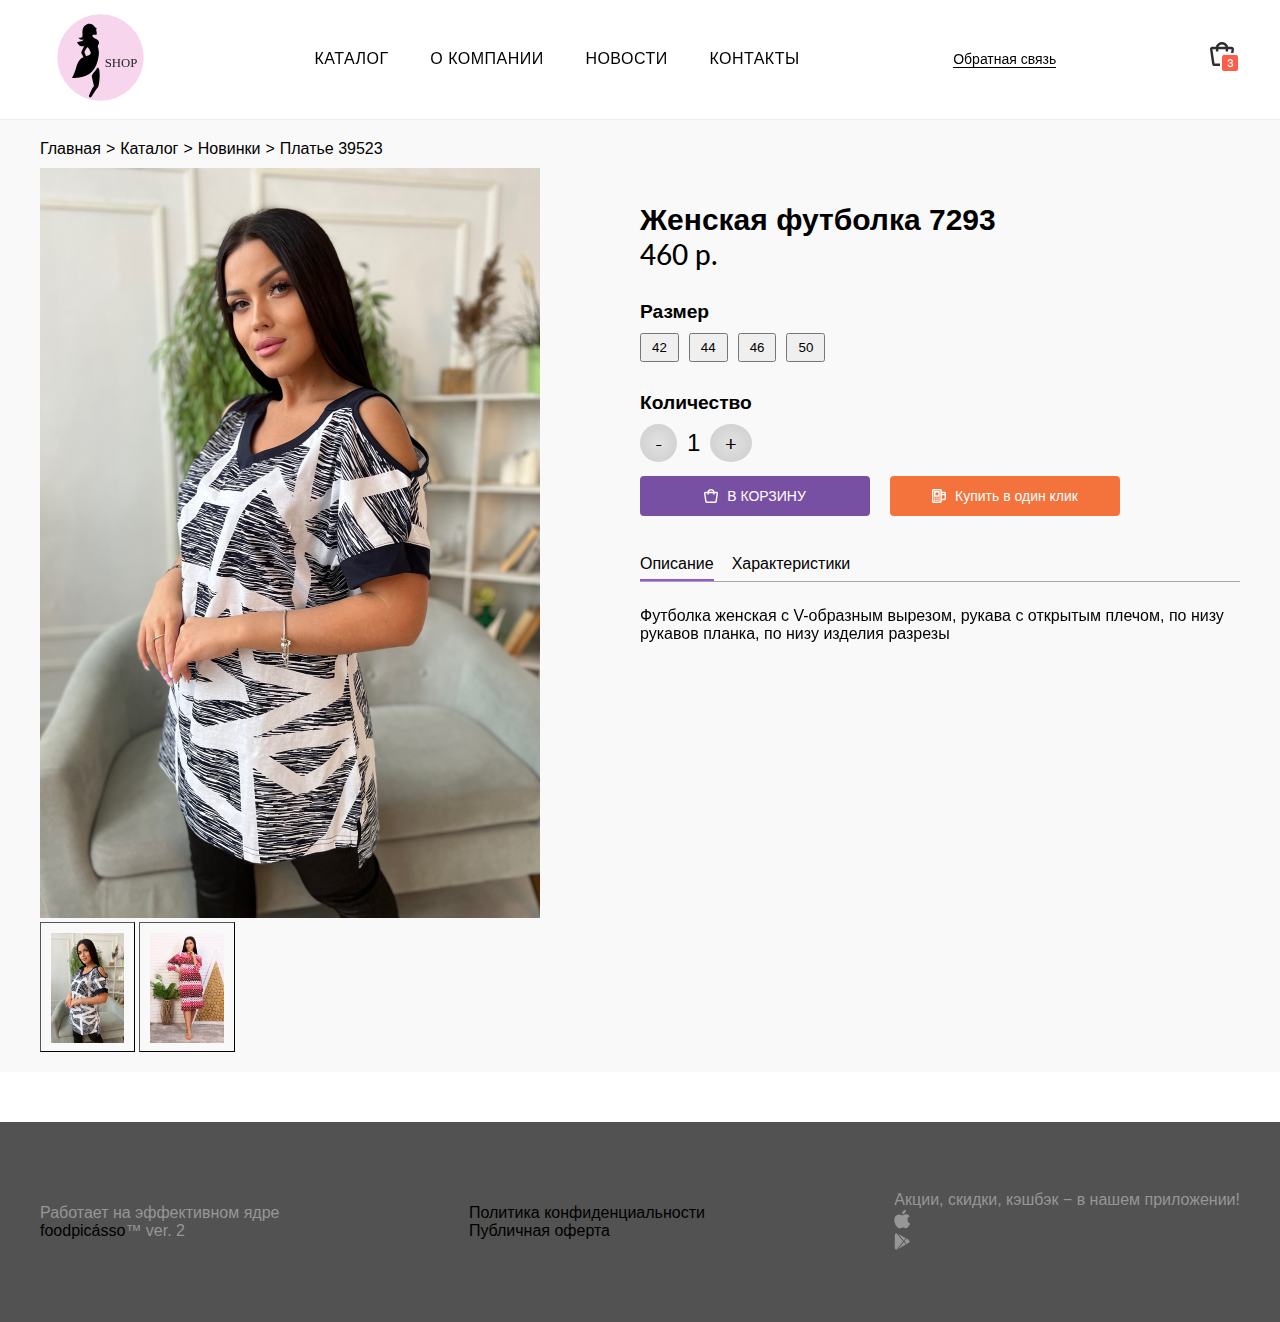
<file: good-card.html>
<!DOCTYPE html>
<html lang="en">
<head>
    <meta charset="UTF-8">
    <meta name="viewport" content="width=device-width, initial-scale=1.0">

	<link rel="preconnect" href="https://fonts.googleapis.com">
	<link rel="preconnect" href="https://fonts.gstatic.com" crossorigin>
	<link href="https://fonts.googleapis.com/css2?family=Lato:ital,wght@0,100;0,300;0,400;0,700;0,900;1,100;1,300;1,400;1,700;1,900&display=swap" rel="stylesheet">

    <title>Карточка товара</title>

	<link rel="icon" type="image/x-icon" href="img/favicon.svg">

	<link rel='stylesheet' type='text/css' media='screen' href='style-card.css'>
    <link rel='stylesheet' type='text/css' media='screen' href='style-main.css'>
	<link rel="shortcut icon" href="#" type="image/x-icon">
</head>
<body>
	<header>
		<div class="container header">
			<a href="index.html"><img class="logo" src="img/logo.svg" alt="logo" srcset=""></a>
			<nav>
				<a href="catalog.html"><p>Каталог</p></a>
				<a href="index.html#about-company"><p>О компании</p></a>
				<a href="index.html#news"><p>Новости</p></a>
				<a href="contacts.html"><p>Контакты</p></a>
			</nav>
			<a href="contacts.html" class="feedback"><p>Обратная связь</p></a>
			<div class="basket">
				<a href="basket.html"><img src="./img/ic__basket.svg" alt="корзина" srcset=""></a>
			</div>
		</div>
	</header>
	<main>
		<div class="main gray-backgrd">
			<div class="container">
				
				<section class="sect-card">
					<div class="page">
						<p><a href="index.html">Главная</a></p>
						<p>></p>
						<p><a href="catalog.html">Каталог</a></p>
						<p>></p>
						<p><a href="catalog.html">Новинки</a></p>
						<p>></p>
						<p><a href="good-card.html">Платье 39523</a></p>
					</div>
					<div class="card">
						<div class="card-photos">
							<img class="main-card-photo" src="img/showcase-item-img1.jpg" alt="Платье 39523" srcset="">
							<div>
								<button class="card-photo-elem photo1" type="button">
									<img src="img/showcase-item-img1.jpg" alt="Платье 39523 фото 1" srcset="">
								</button>
								<button class="card-photo-elem photo2" type="button">
									<img src="img/showcase-item-img2.jpeg" alt="Платье 39523 фото 2" srcset="">
								</button>
							</div>
						</div>
						<div class="info-card">
							<h1 class="card-name">Женская футболка 7293</h1>
							<p class="price-card">460 р.</p>
							<h2 class="name-property">Размер</h2>
							<div class="sizes">
								<button class="size">42</button>
								<button class="size">44</button>
								<button class="size">46</button>
								<button class="size">50</button>
							</div>
							
							<h2 class="name-property">Количество</h2>
							<div class="quantity">
								<button>-</button>
								<p>1</p>
								<button>+</button>
							</div>


							<div class="card-buttons">
								<button class="btn-action in-basket">
									<img class="btn-action-icon" src="img/icon.svg" alt="в корзину" srcset="">
									<p>В КОРЗИНУ</p>
								</button>
								<button class="btn-action fast-buy">
									<img class="btn-action-icon" src="img/icon-fast-buy.svg" alt="быстрая покупка" srcset="">
									<p>Купить в один клик</p>
								</button>
							</div>
							<div class="tabs-container">
								<ul class="tabs">
								  <li class="active">
									<a href="">Описание</a>
								  </li>
								  <li>
									<a href="">Характеристики</a>
								  </li>
								</ul>
								<div class="tabs-content">
								  <div class="tabs-panel active" data-index="0">
									<p>Футболка женская с V-образным вырезом, рукава с открытым плечом, по низу рукавов планка, по низу изделия разрезы</p>
								  </div>
								  <div class="tabs-panel" data-index="1">
									<p>Nam auctor orci nec consectetur lacinia. Fusce finibus efficitur hendrerit. Maecenas sit amet turpis eget velit feugiat luctus. Quisque eu tristique urna, at rhoncus lectus. Nullam non leo quis urna euismod convallis at a nibh. Etiam et bibendum
									  sapien. Suspendisse potenti. Nulla et mauris lacinia tortor facilisis dapibus a id dolor. Fusce luctus sapien ac varius mattis. Interdum et malesuada fames ac ante ipsum primis in faucibus. Mauris posuere ipsum nibh, at scelerisque diam feugiat
									  eget.</p>
								  </div>
								</div>
							</div>

						</div>
					</div>
					
					
				</section>
			</div>
		</div>
		<div class="main">

		</div>

		
		
	</main>
	<footer>
		<div class="footer">
			<div class="footer-about">
				<p>Работает на эффективном ядре<br><a href="#">foodpicásso</a>&trade; ver. 2</p>
			</div>
			<div class="docs">
				<p><a href="#" class="doc">Политика конфиденциальности</a></p>
				<p><a href="#" class="doc">Публичная оферта</a></p>
			</div>
			
			<div class="app">
				<p>Акции, скидки, кэшбэк − в нашем приложении!</p>
				<div class="download-app">
					<div class="button">
						<a href="https://apps.apple.com/us/app/%D0%BF%D0%B0%D0%BF%D0%B0-sous-%D0%B0%D0%B1%D0%B0%D0%BA%D0%B0%D0%BD/id1625872910">
							<img alt="apple store" src="data:image/svg+xml,%3Csvg%20width%3D%2217%22%20height%3D%2220%22%20viewBox%3D%220%200%2017%2020%22%20fill%3D%22none%22%20xmlns%3D%22http%3A%2F%2Fwww.w3.org%2F2000%2Fsvg%22%3E%0A%20%20%20%20%3Cpath%20d%3D%22M11.9745%200.873047C12.1094%201.95549%2011.6624%203.04475%2010.9888%203.83202C10.3149%204.61774%209.20391%205.23175%208.11034%205.1582C7.95112%204.09853%208.4933%202.9891%209.11784%202.29253C9.81257%201.50759%2010.9953%200.916305%2011.9745%200.873047ZM15.5677%207.15706C15.4142%207.24647%2013.4572%208.3868%2013.501%2010.6845C13.5531%2013.4815%2016.1204%2014.3974%2016.149%2014.4068C16.1481%2014.4098%2016.1464%2014.4154%2016.1438%2014.4231C16.0918%2014.5875%2015.7099%2015.7964%2014.8247%2017.0463C14.0226%2018.177%2013.1897%2019.3041%2011.8641%2019.3355C11.2255%2019.351%2010.7972%2019.1788%2010.3522%2019C9.88698%2018.8128%209.40299%2018.6183%208.64069%2018.6234C7.84292%2018.6285%207.34069%2018.8353%206.8567%2019.0346C6.43683%2019.2076%206.03055%2019.3747%205.45677%2019.3999C4.17645%2019.4539%203.18829%2018.196%202.36103%2017.0805C0.66615%2014.7961%20-0.649567%2010.6147%201.04202%207.77467C1.88135%206.36456%203.39768%205.465%205.05227%205.43247C5.76507%205.41457%206.45845%205.67021%207.06525%205.89398C7.5282%206.06471%207.94073%206.21688%208.27302%206.21476C8.57236%206.21279%208.97214%206.06013%209.43822%205.88213C10.1709%205.60238%2011.0672%205.25995%2011.9949%205.34233C12.6305%205.36366%2014.4165%205.57002%2015.5741%207.1533C15.5726%207.15428%2015.5704%207.15551%2015.5677%207.15706Z%22%20fill%3D%22%23969696%22%2F%3E%0A%3C%2Fsvg%3E%0A">
						</a>
					</div>
					<div class="button">
						<a href="https://play.google.com/store/apps/details?id=com.foodpicasso.papasous">
							<img alt="play google" src="data:image/svg+xml,%3Csvg%20width%3D%2216%22%20height%3D%2217%22%20viewBox%3D%220%200%2016%2017%22%20fill%3D%22none%22%20xmlns%3D%22http%3A%2F%2Fwww.w3.org%2F2000%2Fsvg%22%3E%0A%20%20%20%20%3Cpath%20fill-rule%3D%22evenodd%22%20clip-rule%3D%22evenodd%22%20d%3D%22M9.23264%208.35829L2.46512%2016.6584C1.45147%2016.6454%200.770511%2015.8143%200.769561%2014.5814L0.777215%202.20768C0.77807%200.963278%201.46881%200.12847%202.49677%200.128971C2.50791%200.1291%202.51934%200.131779%202.53053%200.134455C2.54076%200.136881%202.55124%200.139309%202.56134%200.139744L9.23264%208.35829ZM12.6027%205.62314L14.4508%206.69283C15.2047%207.12903%2015.6168%207.73475%2015.6165%208.40112C15.6162%209.06756%2015.202%209.67623%2014.4479%2010.1106L12.6416%2011.1524L10.3729%208.3581L12.6027%205.62314ZM11.8258%205.17712L4.22061%200.777945L9.8039%207.65682L11.8258%205.17712ZM4.06262%2016.0994L9.80243%209.0579L11.8654%2011.5994L4.06262%2016.0994Z%22%20fill%3D%22%23969696%22%2F%3E%0A%3C%2Fsvg%3E">
						</a>
					</div>
					
				</div>
				
			</div>
		</div>
	</footer>



	
	
	<script src="script_tabs.js"></script>
	<script src="script_change-images.js"></script>
</body>
</html>
</file>
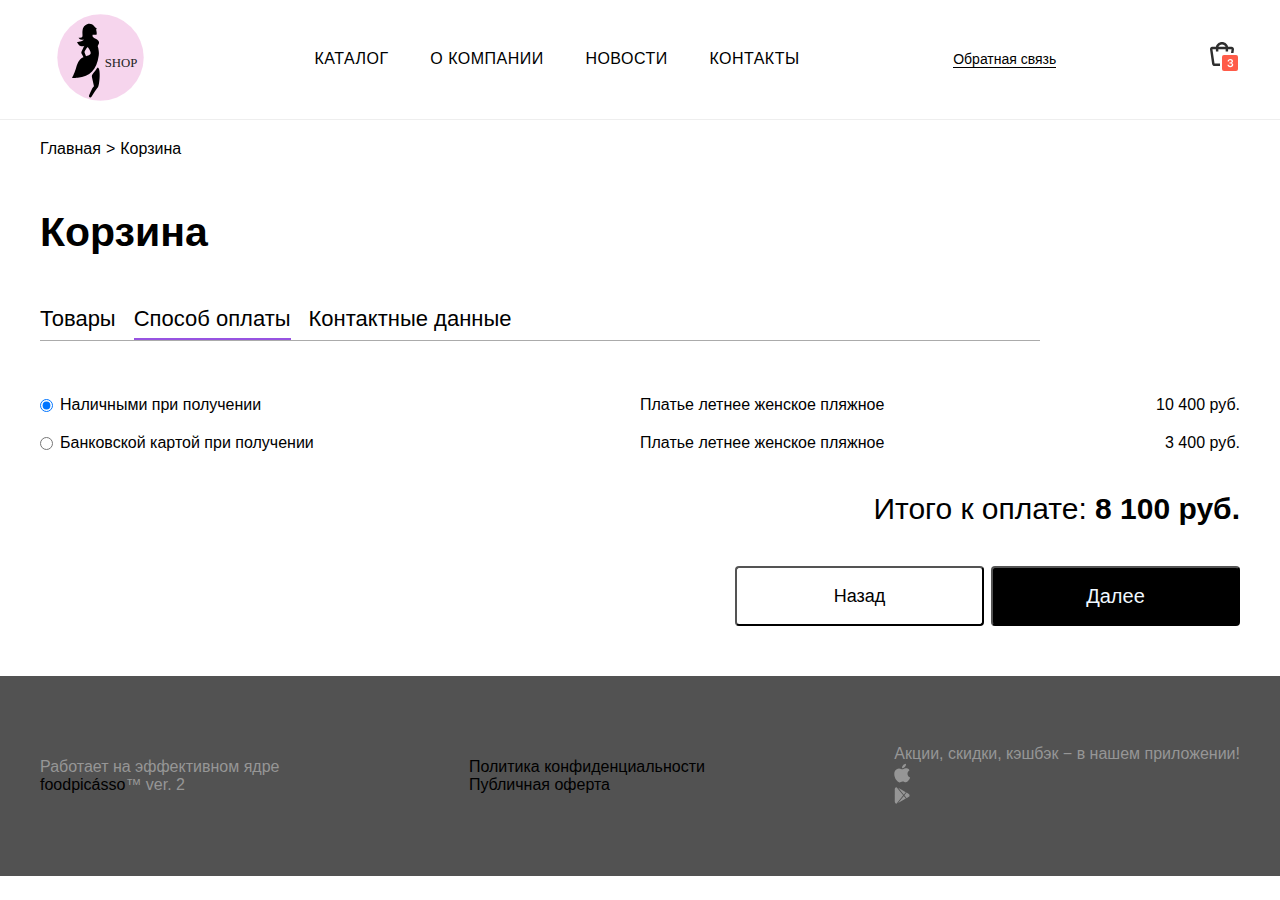
<file: payment-method.html>
<!DOCTYPE html>
<html lang="en">
<head>
    <meta charset="UTF-8">
    <meta name="viewport" content="width=device-width, initial-scale=1.0">
	
    <title>Способ оплаты</title>
    <link rel='stylesheet' type='text/css' media='screen' href='style-payment.css'>
    <link rel='stylesheet' type='text/css' media='screen' href='style-main.css'>
	
	<link rel="icon" type="image/x-icon" href="img/favicon.svg">

</head>
<body>
	<header>
		<div class="container header">
			<a href="index.html"><img class="logo" src="img/logo.svg" alt="logo" srcset=""></a>
			<nav>
				<a href="catalog.html"><p>Каталог</p></a>
				<a href="index.html#about-company"><p>О компании</p></a>
				<a name="index.html#news"><p>Новости</p></a>
				<a href="contacts.html"><p>Контакты</p></a>
			</nav>
			<a href="contacts.html" class="feedback"><p>Обратная связь</p></a>
			<div class="basket">
				<a href="basket.html"><img src="./img/ic__basket.svg" alt="корзина" srcset=""></a>
			</div>
		</div>
	</header>
	<main>
		<div class="main">
			<div class="container">
				<div class="page">
					<p><a href="index.html">Главная</a></p>
					<p>></p>
					<p><a href="catalog.html">Корзина</a></p>
				</div>
				<h1 class="name-sect">Корзина</h1>
				<div class="main-container">
					<div class="tabs-container">
						<ul class="tabs">
						  <li>
							<a href="basket.html">Товары</a>
						  </li>
						  <li class="active">
							<a href="payment-method.html">Способ оплаты</a>
						  </li>
						  <li>
							<a href="contact-info.html">Контактные данные</a>
						  </li>
						</ul>
						</div>
					</div>
					



					<div class="sect-payment">
						<div class="grid-payment-baskContent">
							<div class="radio-payment-method">
								<input type="radio" name="payment-method" id="cash" checked>
								<label for="cash">Наличными при получении</label>
							</div>
							<div class="basket-content">
								<p class="basket-content-name">Платье летнее женское пляжное</p>
								<p class="basket-content-price">10 400 руб.</p>
							</div>
							<div class="radio-payment-method">
								<input type="radio" name="payment-method" id="card">
								<label for="card">Банковской картой при получении</label>
							</div>
							<div class="basket-content">
								<p class="basket-content-name">Платье летнее женское пляжное</p>
								<p class="basket-content-price">3 400 руб.</p>
							</div>
						</div>
						<div class="total">
							<h1>Итого к оплате: <b><span class="total-sum">8 100</span> руб.</b></h1>
						</div>
						<div class="button-outline">
							<button class="back" type="button">Назад</button>
							<button class="next" type="button">Далее</button>
						</div>
					</div>
				</div>
			</div>
		</div>
		
	</main>
	<footer>
		<div class="footer">
			<div class="footer-about">
				<p>Работает на эффективном ядре<br><a href="#">foodpicásso</a>&trade; ver. 2</p>
			</div>
			<div class="docs">
				<p><a href="#" class="doc">Политика конфиденциальности</a></p>
				<p><a href="#" class="doc">Публичная оферта</a></p>
			</div>
			
			<div class="app">
				<p>Акции, скидки, кэшбэк − в нашем приложении!</p>
				<div class="download-app">
					<div class="button">
						<a href="https://apps.apple.com/us/app/%D0%BF%D0%B0%D0%BF%D0%B0-sous-%D0%B0%D0%B1%D0%B0%D0%BA%D0%B0%D0%BD/id1625872910">
							<img alt="apple store" src="data:image/svg+xml,%3Csvg%20width%3D%2217%22%20height%3D%2220%22%20viewBox%3D%220%200%2017%2020%22%20fill%3D%22none%22%20xmlns%3D%22http%3A%2F%2Fwww.w3.org%2F2000%2Fsvg%22%3E%0A%20%20%20%20%3Cpath%20d%3D%22M11.9745%200.873047C12.1094%201.95549%2011.6624%203.04475%2010.9888%203.83202C10.3149%204.61774%209.20391%205.23175%208.11034%205.1582C7.95112%204.09853%208.4933%202.9891%209.11784%202.29253C9.81257%201.50759%2010.9953%200.916305%2011.9745%200.873047ZM15.5677%207.15706C15.4142%207.24647%2013.4572%208.3868%2013.501%2010.6845C13.5531%2013.4815%2016.1204%2014.3974%2016.149%2014.4068C16.1481%2014.4098%2016.1464%2014.4154%2016.1438%2014.4231C16.0918%2014.5875%2015.7099%2015.7964%2014.8247%2017.0463C14.0226%2018.177%2013.1897%2019.3041%2011.8641%2019.3355C11.2255%2019.351%2010.7972%2019.1788%2010.3522%2019C9.88698%2018.8128%209.40299%2018.6183%208.64069%2018.6234C7.84292%2018.6285%207.34069%2018.8353%206.8567%2019.0346C6.43683%2019.2076%206.03055%2019.3747%205.45677%2019.3999C4.17645%2019.4539%203.18829%2018.196%202.36103%2017.0805C0.66615%2014.7961%20-0.649567%2010.6147%201.04202%207.77467C1.88135%206.36456%203.39768%205.465%205.05227%205.43247C5.76507%205.41457%206.45845%205.67021%207.06525%205.89398C7.5282%206.06471%207.94073%206.21688%208.27302%206.21476C8.57236%206.21279%208.97214%206.06013%209.43822%205.88213C10.1709%205.60238%2011.0672%205.25995%2011.9949%205.34233C12.6305%205.36366%2014.4165%205.57002%2015.5741%207.1533C15.5726%207.15428%2015.5704%207.15551%2015.5677%207.15706Z%22%20fill%3D%22%23969696%22%2F%3E%0A%3C%2Fsvg%3E%0A">
						</a>
					</div>
					<div class="button">
						<a href="https://play.google.com/store/apps/details?id=com.foodpicasso.papasous">
							<img alt="play google" src="data:image/svg+xml,%3Csvg%20width%3D%2216%22%20height%3D%2217%22%20viewBox%3D%220%200%2016%2017%22%20fill%3D%22none%22%20xmlns%3D%22http%3A%2F%2Fwww.w3.org%2F2000%2Fsvg%22%3E%0A%20%20%20%20%3Cpath%20fill-rule%3D%22evenodd%22%20clip-rule%3D%22evenodd%22%20d%3D%22M9.23264%208.35829L2.46512%2016.6584C1.45147%2016.6454%200.770511%2015.8143%200.769561%2014.5814L0.777215%202.20768C0.77807%200.963278%201.46881%200.12847%202.49677%200.128971C2.50791%200.1291%202.51934%200.131779%202.53053%200.134455C2.54076%200.136881%202.55124%200.139309%202.56134%200.139744L9.23264%208.35829ZM12.6027%205.62314L14.4508%206.69283C15.2047%207.12903%2015.6168%207.73475%2015.6165%208.40112C15.6162%209.06756%2015.202%209.67623%2014.4479%2010.1106L12.6416%2011.1524L10.3729%208.3581L12.6027%205.62314ZM11.8258%205.17712L4.22061%200.777945L9.8039%207.65682L11.8258%205.17712ZM4.06262%2016.0994L9.80243%209.0579L11.8654%2011.5994L4.06262%2016.0994Z%22%20fill%3D%22%23969696%22%2F%3E%0A%3C%2Fsvg%3E">
						</a>
					</div>
					
				</div>
				
			</div>
		</div>
	</footer>

	
	<script>
		let back = document.querySelector(".back");
		back.addEventListener("click", function() {window.location.href = `basket.html`;});

		let next = document.querySelector(".next");
		next.addEventListener("click", function() {window.location.href = `contact-info.html`;});
	</script>
</body>
</html>
</file>
<file: style.css>
* {
    margin: 0;
    padding: 0;
    box-sizing: border-box;
}
 

.slider-cont {
    display: flex;
    align-items: center;
    justify-content: center;

    position: relative;

    min-width: 99vw;
}

.img {
    content: "";
    width: 100%;
    overflow: hidden;
}

.pic {
    width: 100%;
    height: 100%;
}

.slider-counter {
    margin-right: 40px;
}


.main {
    display: flex;
    flex-direction: column;
    align-items: center;
}

.prev, .next  {
    width: 16px;
    cursor: pointer;
}
.prev { margin-right: 15px;}



.name-sect {
    margin: 127px 0 30px;
    font-family: Open Sans, sans-serif;
    font-size: 41px;
    font-weight: 600;
    line-height: 49.2px;
}

.showcase {
    display: grid;
    grid-template-columns: repeat(4, 1fr);
    grid-gap: 40px;
}

.showcase-item {
    /*border: 1px solid rgba(148, 143, 143, .5);*/
    grid-row: 1;
    border-radius: 6px;
    overflow: hidden;
    position: relative;
    margin-bottom: 20px;

    display: flex;
    flex-direction: column;
}

.showcase-item-bottom {
    align-self: center;
    margin: 17px 0 16px;
}

.showcase-item-img>img, .news-item-img>img {
    width: 100%;
    object-fit: cover;
}

.in-basket {
    margin-top: 14px;

    width: 230px;
    height: 40px;
    border-radius: 4px;
    z-index: 1;
    
    border: none;
    background: #9753E1;
    color: #fff;

    font-family: Roboto, sans-serif;
    font-size: 14px;

    display: flex;
    justify-content: center;
    align-items: center;
}

.in-basket:hover {
    background-color: #8348c1;
    transition: 200ms;
    cursor: pointer;
}

.in-basket-icon {
    margin-right: 9px;
    height: 14px;
}

.price-card {
    font-family: "Lato", sans-serif;
    font-size: 20px;
    font-weight: 500;
}

.showcase-item-name {
    margin-top: 16px;
    font-family: "Roboto", sans-serif;
    font-size: 16px;
    font-weight: 400;

    width: 230px;
    align-self: center;
}

.button-outline-cont {
    display: flex;
    justify-content: center;
}

.button-outline {
    margin-top: 50px;
    padding: 15px 60px;
    border: 2px solid #7B736C;
    background: none;

    border-radius: 4px;
    text-transform: uppercase;
    background-color: none;

    font-family: "Noto Sans", sans-serif;
    letter-spacing: 0.02em;
    font-size: medium;
    cursor: pointer;
}

.button-outline > a {
    text-decoration: none;
    color: #000;
}



.news-items {
    display: grid;
    grid-template-columns: repeat(2, 1fr);
    grid-gap: 40px;
}

.news-item {
    grid-row: 1;
    border-radius: 6px;
    overflow: hidden;
    height: 600px;
    position: relative;

    display: flex;
    flex-direction: column;
}

.news-item-name {
    font-family: Roboto, sans-serif;
    font-size: 26px;
    font-weight: 500;

}

.news-item-bottom {
    margin-top: 30px;
    width: fit-content;
}

.news-item-img > img {
    margin-bottom: 30px;
}

.detailed, .news-link {
    text-decoration: none;
    color: #000;
}
.detailed > p {
    font-family: "Roboto", sans-serif;
    font-size: 16px;
    font-weight: 400;
    border-bottom: 1px solid #000;
}

.button-outline-cont > a[name="news"] {
    position: relative;
    top: 50px;
}

.sect-feedback {
    width: 100%;
    height: 704px;
}
.background-image {
    position: relative;
    width: 100%;
    height: 704px;
    background-size: cover;
    background-image: url("./img/sect-feedback.jfif");
}
.background-cont {
    position: absolute;
    width: 100%;
    height: 704px;
    background-color: rgb(46, 46, 46, .8);
}

.feedback-content {
    position: relative;
    top: -600px;
}

.feedback-content {
    display: flex;
    justify-content: space-between;
    align-items: center;
}

.white {
    color: #fff;
    margin-top: 0;
}
.about-callback {
    font-family: "Noto Sans", sans-serif;
    width: 440px;
}
.feedback-form {
    margin-top: 120px;
}

.feedback-form-elem {
    display: flex;
    flex-direction: column;
    margin-top: 30px;
}
.feedback-form-elem > label {
    font-family: "Noto Sans", sans-serif;
    margin-bottom: 7px;
}

.feedback-form-elem > input {
    min-width: 580px;
    min-height: 60px;
    padding-left: 20px;

    font-size: 20px;
    color: #fff;
    background: none;
    border: 2px solid #fff;
    border-radius: 6px;
}
.form-elem-row { 
    flex-direction: row; 
    justify-content: space-between;
    align-items: center;
}

.form-elem-row > div>  label {
    color: #fff;
    font-family: "Noto Sans", sans-serif;
    font-size: 14px;
}

.feedback-send {
    height: 50px;
    width: 160px;
    font-size: 16px;
    text-transform: uppercase;
    font-family: "Noto Sans", sans-serif;
    background-color: #fff;
}

.feedback-form-elem > p {
    color: #fff;
    font-family: "Noto Sans", sans-serif;
    font-size: 14px;
    margin-top: 5px;
}

.about-company {
    display: flex;
    justify-content: space-between;
    align-items: center;
    margin: 100px 0 40px;
}

.text-about-company > article {
    margin-top: 30px;
    font-family: "Noto Sans", sans-serif;
}
.name-about-company {
    margin: 0 0 50px;
}

@media (width < 440px) {
    .name-sect{
        font-size: 20px;
        margin-top: 30px;
    }
    .logo {
        width: 70px;
    }
    .showcase {
        column-gap: 5px;
        grid-template-columns: repeat(3, 1fr);
    }
    .showcase:last-child {
        display: none;
    }
    .price-card {
        font-size: 14px;
        margin: 0;
    }
    .showcase-item-name {
        font-size: 10px;
        width: auto;
        margin-top: 5px;
    }
}
</file>
<file: style-main.css>
* {
    margin: 0;
    padding: 0;
    box-sizing: border-box;
}
*, *:after, *:before {
    box-sizing: border-box;
    padding: 0;
    margin: 0;
    transition: .5s ease-in-out;
 }

@font-face {
    font-family: "Noto Sans", sans-serif;
    src: url("ofont.ru_Noto\ Sans.ttf");
}

header {
    width: 100%;
    height: 120px;

    background-color: #ffffff;
    border-bottom: 1px solid #eeeeee;

    display: flex;
    justify-content: center;

    position: sticky;
    top: 0;
    z-index: 1;
}


.container {
    width: 1200px;
}

.header {
    display: flex;
    flex-direction: row;
    justify-content: space-between;
    align-items: center;
}

.logo {
    cursor: pointer;
    justify-self: flex-start;
}

nav {
    display: flex;
    width: 485px;
    justify-content: space-between;
    text-transform: uppercase;

    font-size: 14px;
    font-weight: 500;
    line-height: 18.2px;
    letter-spacing: 0.02em;
}

nav>a {
    color: black;
    text-decoration: none;
    
}
nav > a > p { 
    font-family: "Noto Sans", sans-serif;
    letter-spacing: 0.03em;
    font-size: medium;
}

.feedback {
    text-decoration: none;
    border-bottom: 1px solid black;
    font-family: "Roboto", sans-serif;
    font-size: 14px;
    font-weight: 500;
    color: black;
}

.basket>img {
    height: 30px;
}

footer {
    background-color: #525252;

    width: 100%;
    min-height: 200px;

    display: flex;
    justify-content: center;
    margin-top: 50px;
}

.footer {
    width: 1200px;

    display: flex;
    justify-content: space-between;
    align-items: center;

    font-family: "Bellota", sans-serif;
    color: #969696;
    position: relative;
    bottom: 0;
}

.footer-top, .footer-bottom {
    display: flex;
    justify-content: space-between;
}

.footer-nav {
    display: flex;
    width: 480px;
    justify-content: space-between;
}

.footer-nav > a {
    text-decoration: none;
    color: #ffffff;
}
.footer-nav > a > p { 
    text-transform: uppercase;
    font-size: 16px;
}

.footer-content {
    display: flex;
    flex-direction: column;
    width: 100%;
    padding-top: 70px;
}

.footer-content > hr {
    margin: 17px 0 13px ;
}




@media (width < 440px) {
    header {
        height: 80px;
    }

    .container {
        width: 90%;
    }
    nav {
        position: absolute;
        bottom: -20px;
        width: 90%;
    }
    nav > a > p {
        font-size: 10px;
        color: #fff;
    }
    .background-cont-nav {
        background-color: #6e777e;
        width: 100%;
        height: 18px;
    }
    .feedback {
        font-size: 12px;
    }
}
</file>
<file: style-basket.css>
.main {
    display: flex;
    flex-direction: column;
    align-items: center;
}

.page { 
    display: flex;
    align-items: center;
    margin-top: 20px;
}
.page > p { 
    margin-right: 5px;
    font-family: "", sans-serif;
}
.page > p > a {
    text-decoration: none;
    color: #000;
}
.page > p > a:hover {
    text-decoration: underline;
}

.main-container {
    display: flex;
    flex-direction: column;
}


a {
    text-decoration: none;
    color: black;
}

.tabs-container {
    max-width: 1000px;
    padding: 25px 0;
    margin-bottom: 30px;
}

.tabs {
    display: flex;
    border-bottom: 1px solid rgb(46, 46, 46, .4);
    list-style: none;
}

.tabs > li {
    margin-right: 18px;
    font-family: "", sans-serif;
}

.tabs > li > a {
    display: block;
    position: relative;
    top: 4px;
    padding: 10px 0;
    border-radius: 2px 2px 0 0;
    font-size: 22px;
    
    transition: all 0.1s ease-in-out;
}

.tabs > .active {
    border-bottom: 2px solid #9753E1;
}

.name-sect {
    margin: 50px 0 10px;
    font-family: "Noto Sans", sans-serif;
    font-size: 41px;
    font-weight: 600;
    line-height: 49.2px;
}

.cart-header {
    display: grid;
    grid-template-columns: 2fr repeat(4, 3fr) 1fr;
    column-gap: 30px;

    padding: 20px 0;

    background-color: #EAEFF2;
    font-weight: 700;
    font-size: 14px;
    letter-spacing: 0.1em;
    text-transform: uppercase;
}

.product > p, .cart-header > p,
.cart-footer > p, .product-name { font-family: "Noto Sans", sans-serif;}

.product-img > img { height: 180px;}

.cart-info-name {  grid-column-start: 2;}

.cart-footer {
    display: grid;
    grid-template-columns: 2fr repeat(4, 3fr) 1fr;
    column-gap: 30px;

    padding: 20px 0;

    background: #EAEFF2;
    font-weight: 700;
    font-size: 18px;
}

.cart-footer-count {
  grid-column-start: 3;
}

.product {
    display: grid;
    grid-template-columns: 2fr repeat(4, 3fr) 1fr;
    column-gap: 30px;
    padding: 20px 0;
    border-bottom: 1px solid rgba(126, 155, 189, 0.3);
    font-weight: 600;
    font-size: 18px;
}

.product > * {
  align-self: center;
}

.product-controls > button {
    border: none;
    padding: 7px;
    background-color: #00000000;
    cursor: pointer;
}

.product-imgб .product-controls {
  justify-self: center;
}

.product-name {
    font-size: 20px;
    font-weight: 500;
}

#quantity {
    padding: 0.7em;
    max-width: 45px;

    background: #E7E7E7;
    border-radius: 5px;

    text-align: center;
    font-family: "Lato", sans-serif;

    border: none;
    outline: none;
}

#quantity::-webkit-outer-spin-button,
#quantity::-webkit-inner-spin-button {
    -webkit-appearance: none;
    margin: 0;
} /*убирает встроенные стрелочки для input type=number*/

.product-quantity > button {
    font-size: 20px;
    padding: 0 5px;

    background: #ffffff00;
    border-radius: 5px;
    
    border: none;
    outline: none;
    cursor: pointer;
}

.button-outline {
    display: flex;
    justify-content: end;
    margin: 30px 0;
}

.button-outline > button {
    width: 249px;
    height: 60px;
    border-radius: 4px;
}

.next {
    background-color: #000;
    color: aliceblue;
    font-size: 20px;
    cursor: pointer;
}
</file>
<file: style-catalog.css>
.main {
    display: flex;
    flex-direction: column;
    align-items: center;
}

.page { 
    display: flex;
    align-items: center;
    margin-top: 20px;
}
.page > p { 
    margin-right: 5px;
    font-family: "", sans-serif;
}
.page > p > a {
    text-decoration: none;
    color: #000;
}
.page > p > a:hover {
    text-decoration: underline;
}

.aside {
    width: 270px;
    margin-right: 20px;
}

.filter > p {
    font-family: Roboto, sans-serif;
    font-size: 24px;
    margin: 20px 0;
    cursor: pointer;
}

hr {
    margin: 20px 0;
}

.name-filter {
    font-family: Roboto, sans-serif;
    font-size: 18px;
    margin-bottom: 15px;
}

.stock, .buttons {
    display: flex;
    flex-direction: column;
}

.filter-radio { margin: 6px 0;}
.filter-radio > label { font-family: Roboto, sans-serif;}
.filter-radio >input { margin-right: 5px;}

.use-filters, .reset-filters {  
    padding: 21px;
    font-weight: 500;
    text-transform: uppercase;
    cursor: pointer;
}
.use-filters {
    margin-bottom: 20px;
    border: 1px solid #9753E1;
    border-radius: 4px;
    background-color: #fff;
}
.reset-filters {
    border: none;
    border-radius: 4px;
}

.main-container {
    display: flex;
    flex-direction: row;
    justify-content: space-between;
}

.name-sect {
    margin: 60px 0 40px;
    font-family: Open Sans, sans-serif;
    font-size: 41px;
    font-weight: 600;
    line-height: 49.2px;
}

.price-inputs {
    display: flex;
    justify-content: space-around;
}
.price-inputs > input {
    width: 100px;
    min-height: 30px;
    padding-left: 14px;
    border-radius: 5px;
}

.catalog {
    width: 850px;
}

.showcase {
    display: grid;
    grid-template-columns: repeat(3, 1fr);
    grid-template-rows: repeat(3, 570px);
    grid-gap: 40px;
}

.showcase-item {
    border: 1px solid rgba(148, 143, 143, .5);
    
    border-radius: 6px;
    overflow: hidden;
    position: relative;

    display: flex;
    flex-direction: column;
}

.showcase-item-name {
    width: 90%;
    align-self: center;
}

.showcase-item-bottom {
    align-self: center;
    margin-top: 16px;
}

.showcase-item-img>img, .news-item-img>img {
    width: 100%;
    object-fit: cover;
}

.in-basket {
    margin-top: 16px;

    width: 230px;
    height: 40px;
    border-radius: 4px;
    z-index: 1;
    
    border: none;
    background: #7850a3;
    color: #fff;

    font-family: Roboto, sans-serif;
    font-size: 14px;

    display: flex;
    justify-content: center;
    align-items: center;
}

.in-basket:hover {
    background-color: #60457d;
    transition: 300ms;
    cursor: pointer;
}

.in-basket-icon {
    margin-right: 9px;
    height: 14px;
}

.price-card {
    font-family: Roboto, sans-serif;
    font-size: 20px;
    font-weight: 500;
    line-height: 26px;
}

.showcase-item-name {
    margin-top: 22px;
    font-family: Roboto, sans-serif;
    font-size: 16px;
    font-weight: 400;
}

.button-outline-cont {
    display: flex;
    justify-content: center;
}

.button-outline {
    margin-top: 50px;
    padding: 11px 57px;
    border: 1px solid #7B736C;

    border-radius: 4px;
    text-transform: uppercase;
    background-color: none;

    font-family: Roboto, sans-serif;
    font-size: 14px;
    font-weight: 500;
    letter-spacing: 0.04em;
}

.pagination {
    display: flex;
    flex-direction: row;
    justify-content: center;
    align-items: center;
    margin: 50px 0 150px;
}

.page-up {  margin-right: 40px;}
.page { margin-right: 15px;}
.page-down { margin-left: 30px;}
</file>
<file: style-contact-info.css>
body {
    font-family: "Noto Sans", sans-serif;
}

.main {
    display: flex;
    flex-direction: column;
    align-items: center;
}

.page { 
    display: flex;
    align-items: center;
    margin-top: 20px;
}
.page > p { 
    margin-right: 5px;
    font-family: "", sans-serif;
}
.page > p > a {
    text-decoration: none;
    color: #000;
}
.page > p > a:hover {
    text-decoration: underline;
}

.main-container {
    display: flex;
    flex-direction: column;
}


a {
    text-decoration: none;
    color: black;
}

.tabs-container {
    max-width: 1000px;
    padding: 25px 0;
    margin-bottom: 30px;
}

.tabs {
    display: flex;
    border-bottom: 1px solid rgb(46, 46, 46, .4);
    list-style: none;
}

.tabs > li {
    margin-right: 18px;
    font-family: "", sans-serif;
}

.tabs > li > a {
    display: block;
    position: relative;
    top: 4px;
    padding: 10px 0;
    border-radius: 2px 2px 0 0;
    font-size: 22px;
    
    transition: all 0.1s ease-in-out;
}

.tabs > .active {
    border-bottom: 2px solid #9753E1;
}

.name-sect {
    margin: 50px 0 10px;
    font-family: "Noto Sans", sans-serif;
    font-size: 41px;
    font-weight: 600;
    line-height: 49.2px;
}

.contact-info-container {
    display: flex;
    justify-content: space-between;
}

.cartContent {
    display: grid;
    grid-template-rows: repeat(2, 40px);
    grid-template-columns: repeat(2, 1fr);
    gap: 20px 0;
}
.cart-content-price {
    text-align: end;
}

.grid-form {
    display: grid;
    grid-template-columns: repeat(2, 270px);
    grid-template-rows: repeat(6, 1fr);
    gap: 33px 40px;
}

.full-row {
    grid-column: span 2;
}
.full-row > input {
    width: 100%;
}
.row-checkbox {
    display: flex;
}
.row-checkbox > label { font-size: 14px;}
.row-checkbox > input {
    width: 15px;
    height: 15px;
    margin-right: 8px;
}
.grid-form > div > p {
    font-size: 14px;
    margin-top: 5px;
    color: red;
    padding-left: 25px;
}

.grid-form > div:not(:nth-last-child(2)){
    display: flex;
    flex-direction: column;
}

.grid-form > div:not(:nth-last-child(2)) > input {
    font-size: 16px;
    padding: 10px 25px;
    border-radius: 6px;
    margin-top: 5px;
}

.aside {
    padding-top: 20px;
}

.total {
    display: flex;
    justify-content: end;
    margin: 40px 0;
}
.total > h1 { 
    font-weight: 500;
    font-size: 32px;
}

.button-outline {
    display: flex;
    justify-content: flex-end;
}

.button-outline > button {
    width: 249px;
    height: 60px;
    border-radius: 4px;
    cursor: pointer;
}

.back {
    background-color: rgba(255, 255, 255, 0);
    font-size: 18px;
    margin-right: 7px;
}

.next {
    background-color: #000;
    color: aliceblue;
    font-size: 20px;
}
</file>
<file: style-card.css>
.main {
    display: flex;
    flex-direction: column;
    align-items: center;
}
.gray-backgrd {
    background-color: #F9F9F9;
    padding-bottom: 20px;
}

.page { 
    display: flex;
    align-items: center;
    margin: 20px 0 10px;
}
.page > p { 
    margin-right: 5px;
    font-family: "", sans-serif;
}
.page > p > a {
    text-decoration: none;
    color: #000;
}
.page > p > a:hover {
    text-decoration: underline;
}

.card {
    display: grid;
    grid-template-columns: repeat(2, 1fr);
}

.card-photos {
    grid-column: 1/2;
}

.info-card {
    grid-column: 2/3;
    padding-top: 35px;
}

.name-property {
    font-family: "Noto Sans", sans-serif;
    font-size: larger;
    margin: 30px 0 10px;
}

.main-card-photo {  width: 500px;}

.btn-action {
    margin-top: 14px;

    width: 230px;
    height: 40px;
    border-radius: 4px;

    border: none;
    color: #fff;

    font-family: "Roboto", sans-serif;
    font-size: 14px;

    display: flex;
    justify-content: center;
    align-items: center;
}

.in-basket {  
    background: #7850a3; 
    margin-right: 20px;
}
.in-basket > p {
    font-family: "Noto Sans", sans-serif;
}
.fast-buy {  background: #f4723b;}

.in-basket:hover {
    background-color: #60457d;
    transition: 200ms;
    cursor: pointer;
}
.fast-buy:hover {
    background-color: #d66534;
    transition: 200ms;
    cursor: pointer;
}

.btn-action-icon {
    margin-right: 9px;
    height: 14px;
}

.card-photo-elem {
    max-width: 100px;
    max-height: 130px;
    padding: 10px;
    background: none;
    border-width: 1px;
}

.card-photo-elem > img {
    max-width: 80px;
    max-height: 110px;
    object-fit: contain;
}

.card-name {
    font-family: "Noto Sans", sans-serif;
    font-size: 30px;
}

.price-card {
    font-family: "Lato", sans-serif;
    font-size: 28px;
    font-weight: 500;
}

.sizes, .quantity {
    display: flex;
    align-items: center;
}

.size {
    margin-right: 10px;
    padding: 5px 10px;
}

.quantity > p { 
    font-family: "Noto Sans", sans-serif;
    font-size: 24px;
}
.quantity > button {
    padding: 7px 15px;
    font-family: "Lato", sans-serif;
    font-size: 20px;

    border-radius: 50%;
    border: none;
    background: radial-gradient( #d6d6d6aa, #ababab93);
}
.quantity > button,
.quantity > p {
    margin-right: 10px;
}

.card-buttons {
    display: flex;
}



a {
    text-decoration: none;
    color: black;
}

.tabs-container {
    max-width: 1000px;
    padding: 25px 0;
}

.tabs {
    display: flex;
    border-bottom: 1px solid rgb(46, 46, 46, .4);
    list-style: none;
}

.tabs > li {
    margin-right: 18px;
    font-family: "", sans-serif;
}

.tabs > li > a {
    display: block;
    position: relative;
    top: 4px;
    padding: 10px 0;
    border-radius: 2px 2px 0 0;
    
    transition: all 0.1s ease-in-out;
}

.tabs-content {
    position: relative;
    z-index: 2;
    padding: 25px 0;
    border-radius: 0 4px 4px 4px;
}

.tabs-panel {
    display: none;
}
.tabs-panel > p { font-family: "", sans-serif;}

.tabs-panel.active {
    display: block;
}
.tabs > .active {
    border-bottom: 2px solid #9753E1;
}
</file>
<file: style-payment.css>
body {
    font-family: "Noto Sans", sans-serif;
}

.main {
    display: flex;
    flex-direction: column;
    align-items: center;
}

.page { 
    display: flex;
    align-items: center;
    margin-top: 20px;
}
.page > p { 
    margin-right: 5px;
    font-family: "", sans-serif;
}
.page > p > a {
    text-decoration: none;
    color: #000;
}
.page > p > a:hover {
    text-decoration: underline;
}

.main-container {
    display: flex;
    flex-direction: column;
}


a {
    text-decoration: none;
    color: black;
}

.tabs-container {
    max-width: 1000px;
    padding: 25px 0;
    margin-bottom: 30px;
}

.tabs {
    display: flex;
    border-bottom: 1px solid rgb(46, 46, 46, .4);
    list-style: none;
}

.tabs > li {
    margin-right: 18px;
    font-family: "", sans-serif;
}

.tabs > li > a {
    display: block;
    position: relative;
    top: 4px;
    padding: 10px 0;
    border-radius: 2px 2px 0 0;
    font-size: 22px;
    
    transition: all 0.1s ease-in-out;
}

.tabs > .active {
    border-bottom: 2px solid #9753E1;
}

.name-sect {
    margin: 50px 0 10px;
    font-family: "Noto Sans", sans-serif;
    font-size: 41px;
    font-weight: 600;
    line-height: 49.2px;
}

.sect-payment {
    display: flex;
    flex-direction: column;
}

.grid-payment-baskContent {
    display: grid;
    grid-template-columns: repeat(2, 1fr);
    grid-template-rows: repeat(2, 1fr);
    gap: 20px 0;
}

.radio-payment-method, .basket-content {
    display: flex;
}
.radio-payment-method { align-items: center;}

.basket-content {
    flex-direction: row;
    justify-content: space-between;
}
.basket-content > p { 
    font-size: 16px;
    font-weight: 500;
}

label {
    font-family: "Noto Sans", sans-serif;
    margin-left: 7px;
}



.total {
    display: flex;
    justify-content: end;
    margin: 40px 0;
}
.total > h1 { 
    font-weight: 500;
    font-size: 30px;
}

.button-outline {
    display: flex;
    justify-content: flex-end;
}

.button-outline > button {
    width: 249px;
    height: 60px;
    border-radius: 4px;
    cursor: pointer;
}

.back {
    background-color: rgba(255, 255, 255, 0);
    font-size: 18px;
    margin-right: 7px;
}

.next {
    background-color: #000;
    color: aliceblue;
    font-size: 20px;
}
</file>
